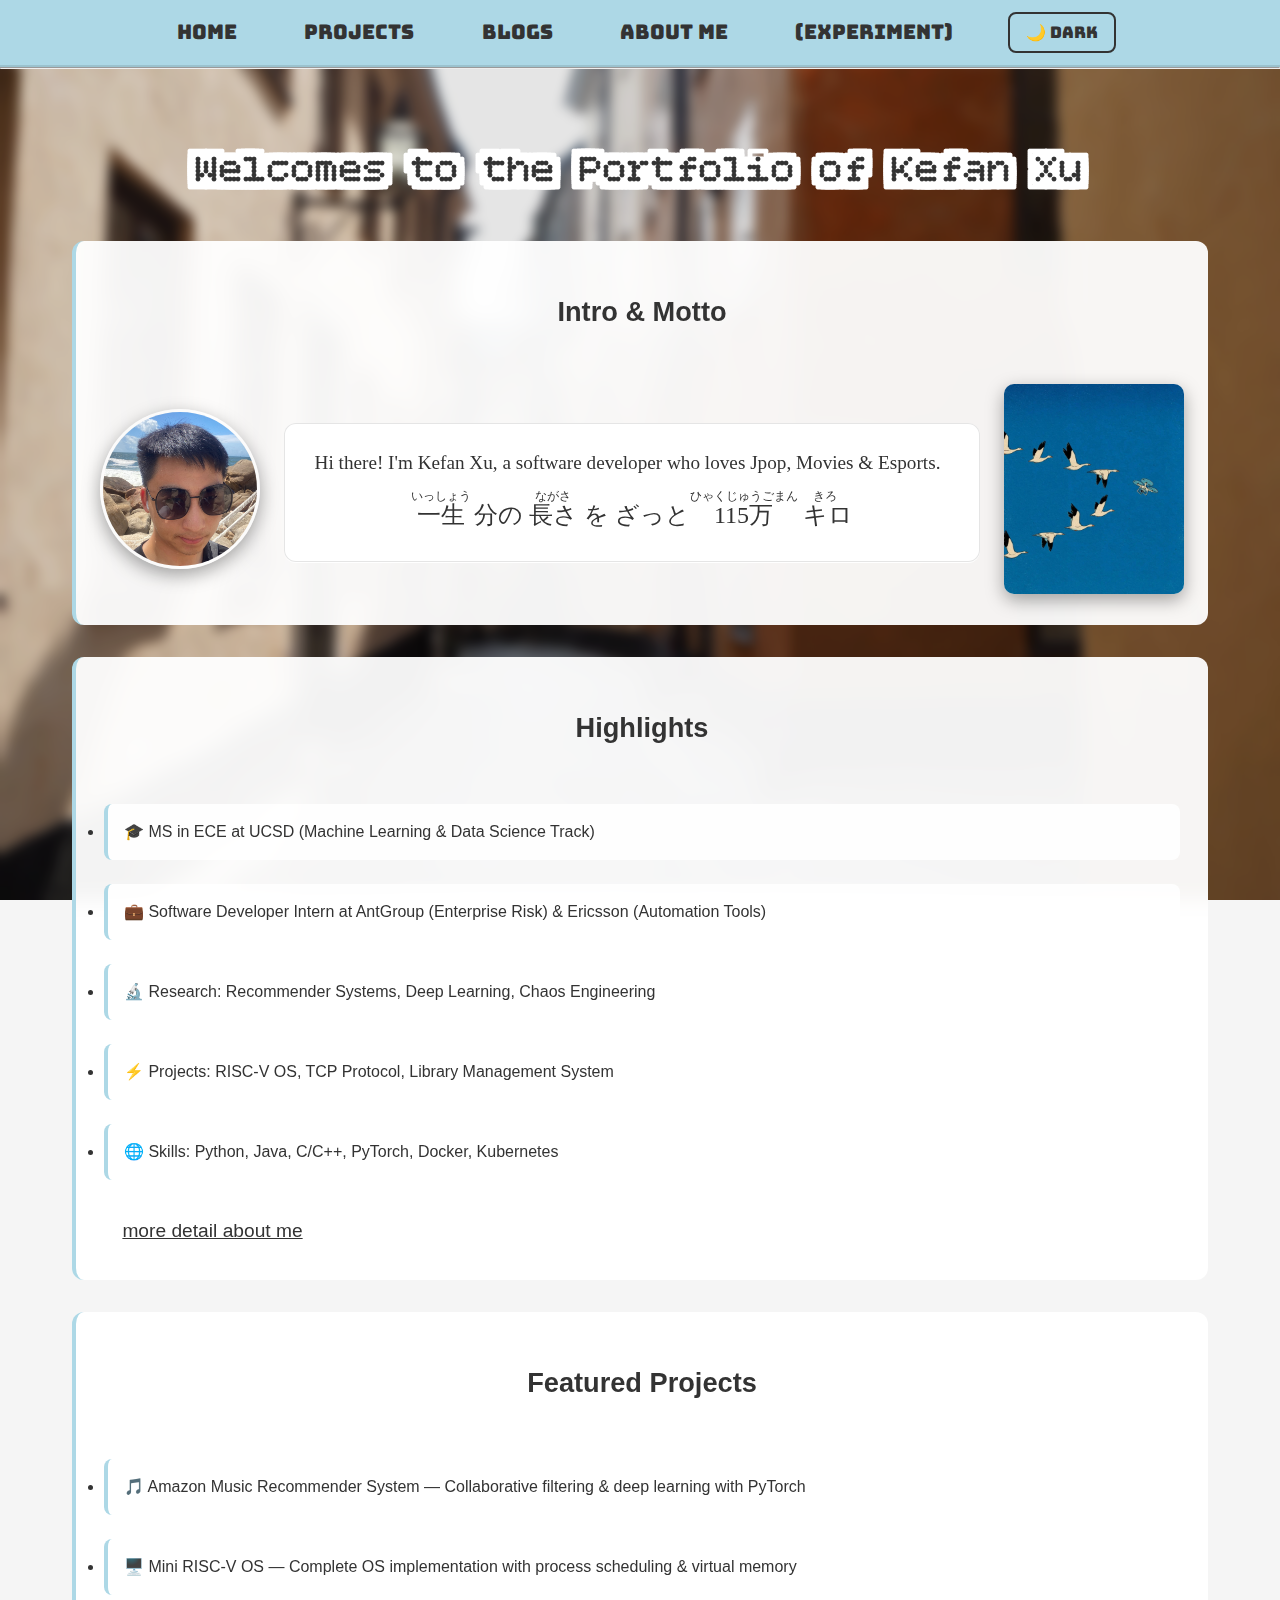
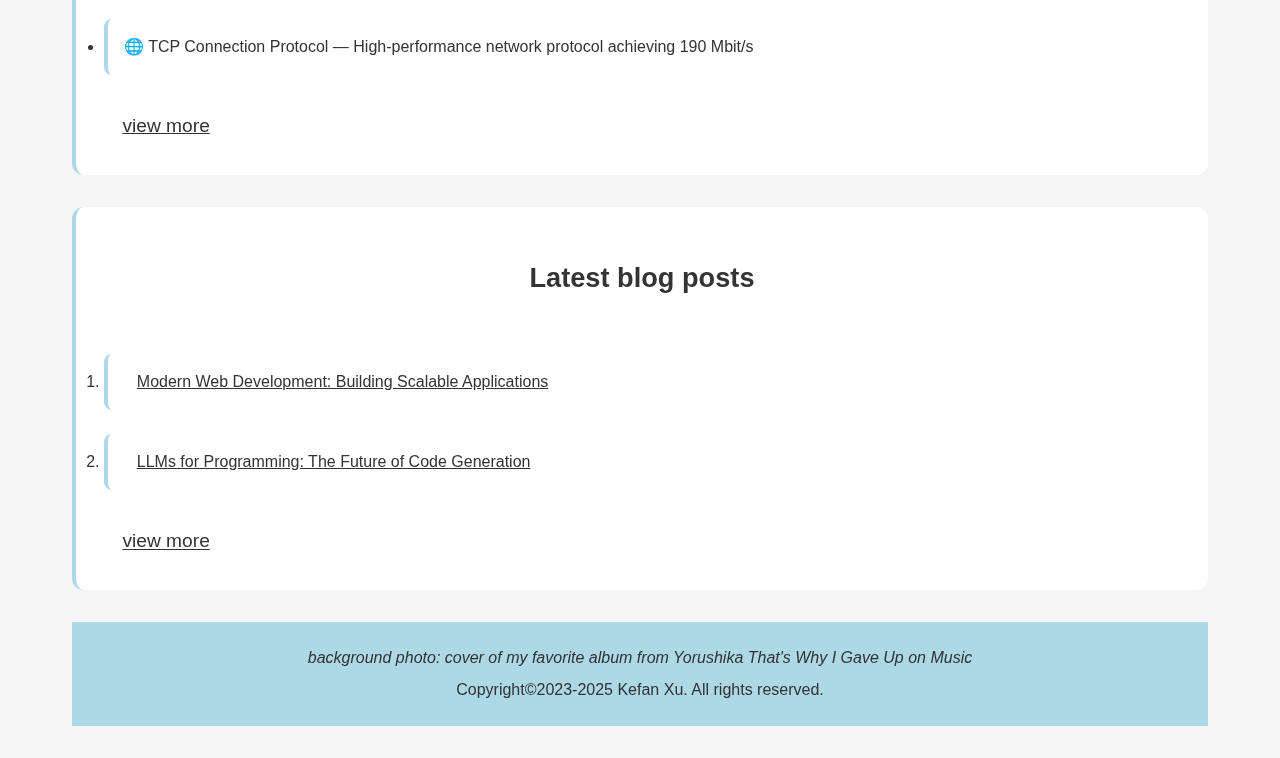
<file: index.html>
<!doctype html>
<html lang="en">
<head>
  <meta charset="utf-8">
  <meta name="viewport" content="width=device-width,initial-scale=1">
  <meta name="view-transition" content="same-origin">
  <title>Kefan's Portfolio - Home</title>
  <meta name="description" content="Personal portfolio homepage.">
  <link rel="icon" href="assets/img/siteicon.jpg" type="image/jpeg">
  <link rel="stylesheet" href="css/style.css"></link>
  <script src="scripts/theme.js"></script>
  
  <script>
    /* hello-world custom element logs to console (allowed JS for this part) */
    class HelloWorld extends HTMLElement {
      connectedCallback(){ console.log("Hello world! (from <hello-world>)"); }
    }
    customElements.define('hello-world', HelloWorld);
  </script>
</head>
<body>
  <div class="view-transition-overlay" style="view-transition-name: transition-overlay;"></div>
  <header>
    
    <nav >
      <input type="checkbox" id="menu-toggle">
      <label for="menu-toggle" class="menu-icon">☰ Menu</label>
      <ul class="main-menu">
        <li><a href="index.html">Home</a></li>
        <li><a href="projects.html">Projects</a></li>
        <li><a href="blogs.html">Blogs</a></li>
        <li><a href="about.html">About me</a></li>
        <li><a href="experiments.html">(experiment)</a></li>
        <li class="theme-toggle-container">
          <button id="theme-toggle" class="theme-toggle" type="button">🌙 Dark</button>
        </li>
      </ul>
    </nav>
    <hr>
  </header>

  <main>
    <h1>Welcomes to the Portfolio of Kefan Xu 
    </h1>

    <section>
        <h2 id="intro">Intro & Motto</h2>
        <div class="intro-motto">
            <picture class="intro-avatar">
                <source srcset="assets/img/avatar.jpg" type="image/webp">
                <img src="assets/img/avatar.jpg" alt="avatar">
            </picture>
            <span class="intro-bubble">
              <p>Hi there! I'm Kefan Xu, a software developer who loves Jpop, Movies & Esports.</p>
                <p class="need-ruby">
                    <ruby>
                        一生<rt>いっしょう</rt>
                    </ruby>
                    分の
                    <ruby>
                        長さ<rt>ながさ</rt>
                    </ruby>
                    を ざっと
                    <ruby>
                        115万<rt>ひゃくじゅうごまん</rt>
                        キロ<rt>きろ</rt>
                    </ruby>
                </p>
              </span>

            <picture class="intro-sideimg">
                <img src="assets/img/Pic1.jpg" alt="placeholder image">
            </picture>
        </div>
    </section>

    <section >

        <h2>Highlights</h2>
        <ul class="two-column">
            <li>🎓 MS in ECE at UCSD (Machine Learning & Data Science Track)</li>
            <li>💼 Software Developer Intern at AntGroup (Enterprise Risk) & Ericsson (Automation Tools)</li>
            <li>🔬 Research: Recommender Systems, Deep Learning, Chaos Engineering</li>
            <li>⚡ Projects: RISC-V OS, TCP Protocol, Library Management System</li>
            <li>🌐 Skills: Python, Java, C/C++, PyTorch, Docker, Kubernetes</li>
        </ul>

      <p><a href="about.html">more detail about me</a></p>
    </section>

    <section >
      <h2 id="projects">Featured Projects</h2>
      <ul class="two-column">
        <li>🎵 Amazon Music Recommender System — Collaborative filtering & deep learning with PyTorch</li>
        <li>🖥️ Mini RISC-V OS — Complete OS implementation with process scheduling & virtual memory</li>
        <li>🌐 TCP Connection Protocol — High-performance network protocol achieving 190 Mbit/s</li>
      </ul>
      <p><a href="projects.html">view more</a></p>
    </section>

    <section>
      <h2 id="blogs">Latest blog posts</h2>
      <ol class="two-column">
        <li><a href="blogs/blog1/index.html">Modern Web Development: Building Scalable Applications</a></li>
        <li><a href="blogs/blog2/index.html">LLMs for Programming: The Future of Code Generation</a></li>
      </ol>
      <p><a href="blogs.html">view more</a></p>
    </section>

    

    <footer>
      <cite>background photo: cover of my favorite album from Yorushika <em>That's Why I Gave Up on Music</em></cite>
      
      <p>Copyright©2023-2025 Kefan Xu. All rights reserved.</p>
      
    </footer>
  </main>

  <noscript>
    <p>Enable JavaScript for best experience (scripts are minimal and safe). Theme switching requires JavaScript.</p>
  </noscript>




  <!-- use the hello-world element somewhere so the console message triggers -->
  <hello-world></hello-world>
  
</body>
</html>
</file>
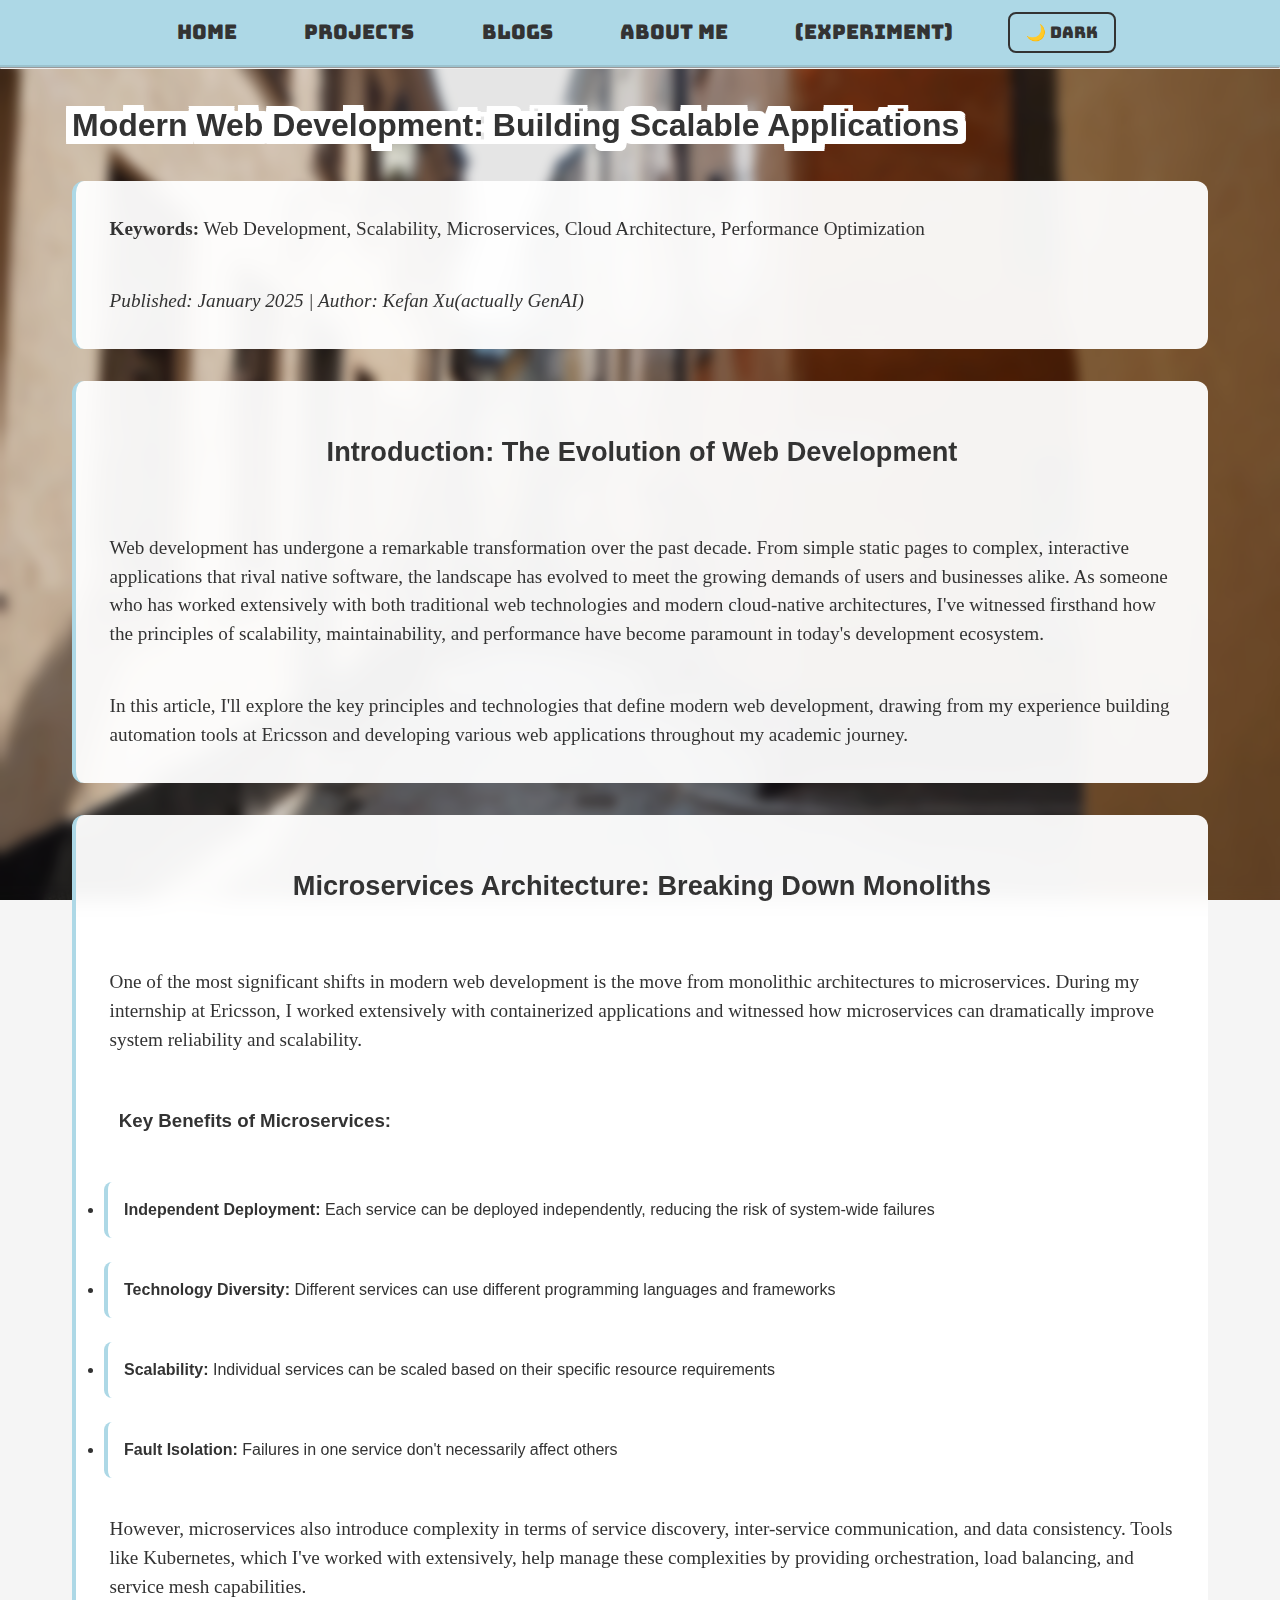
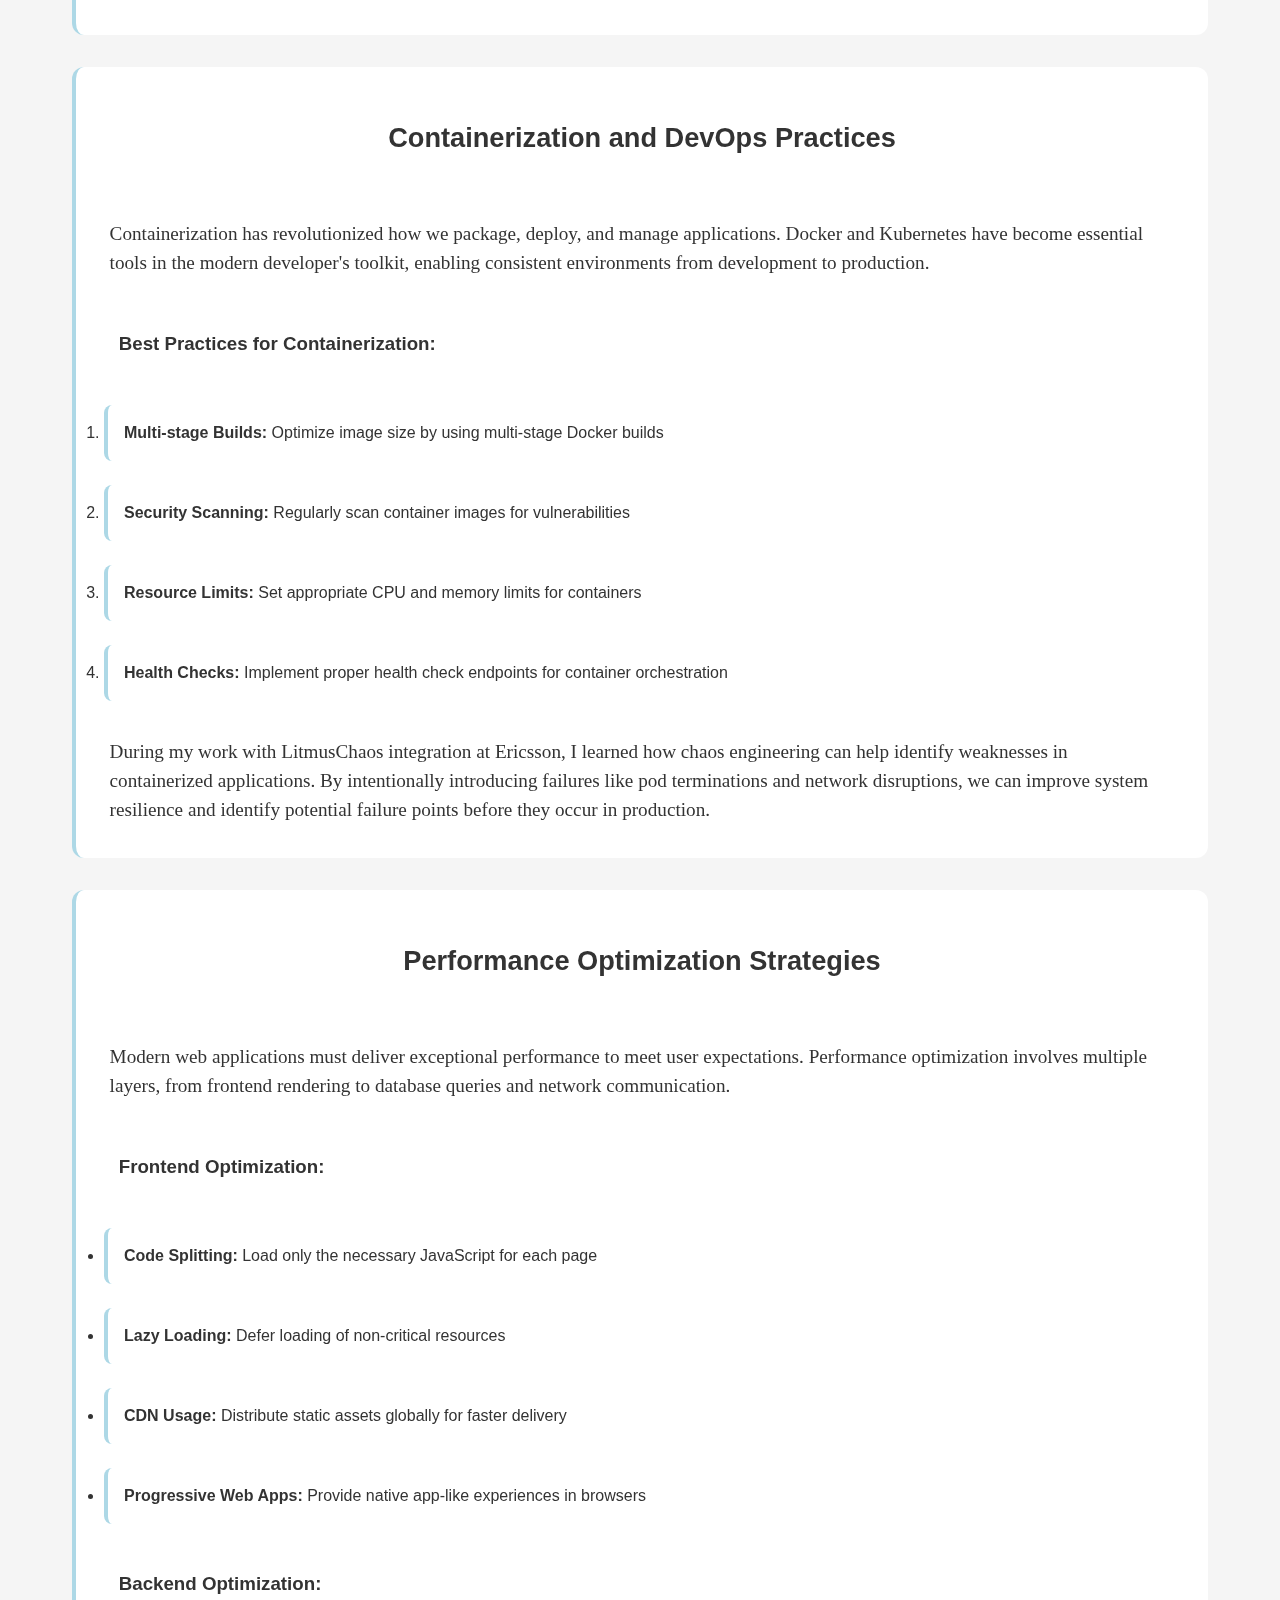
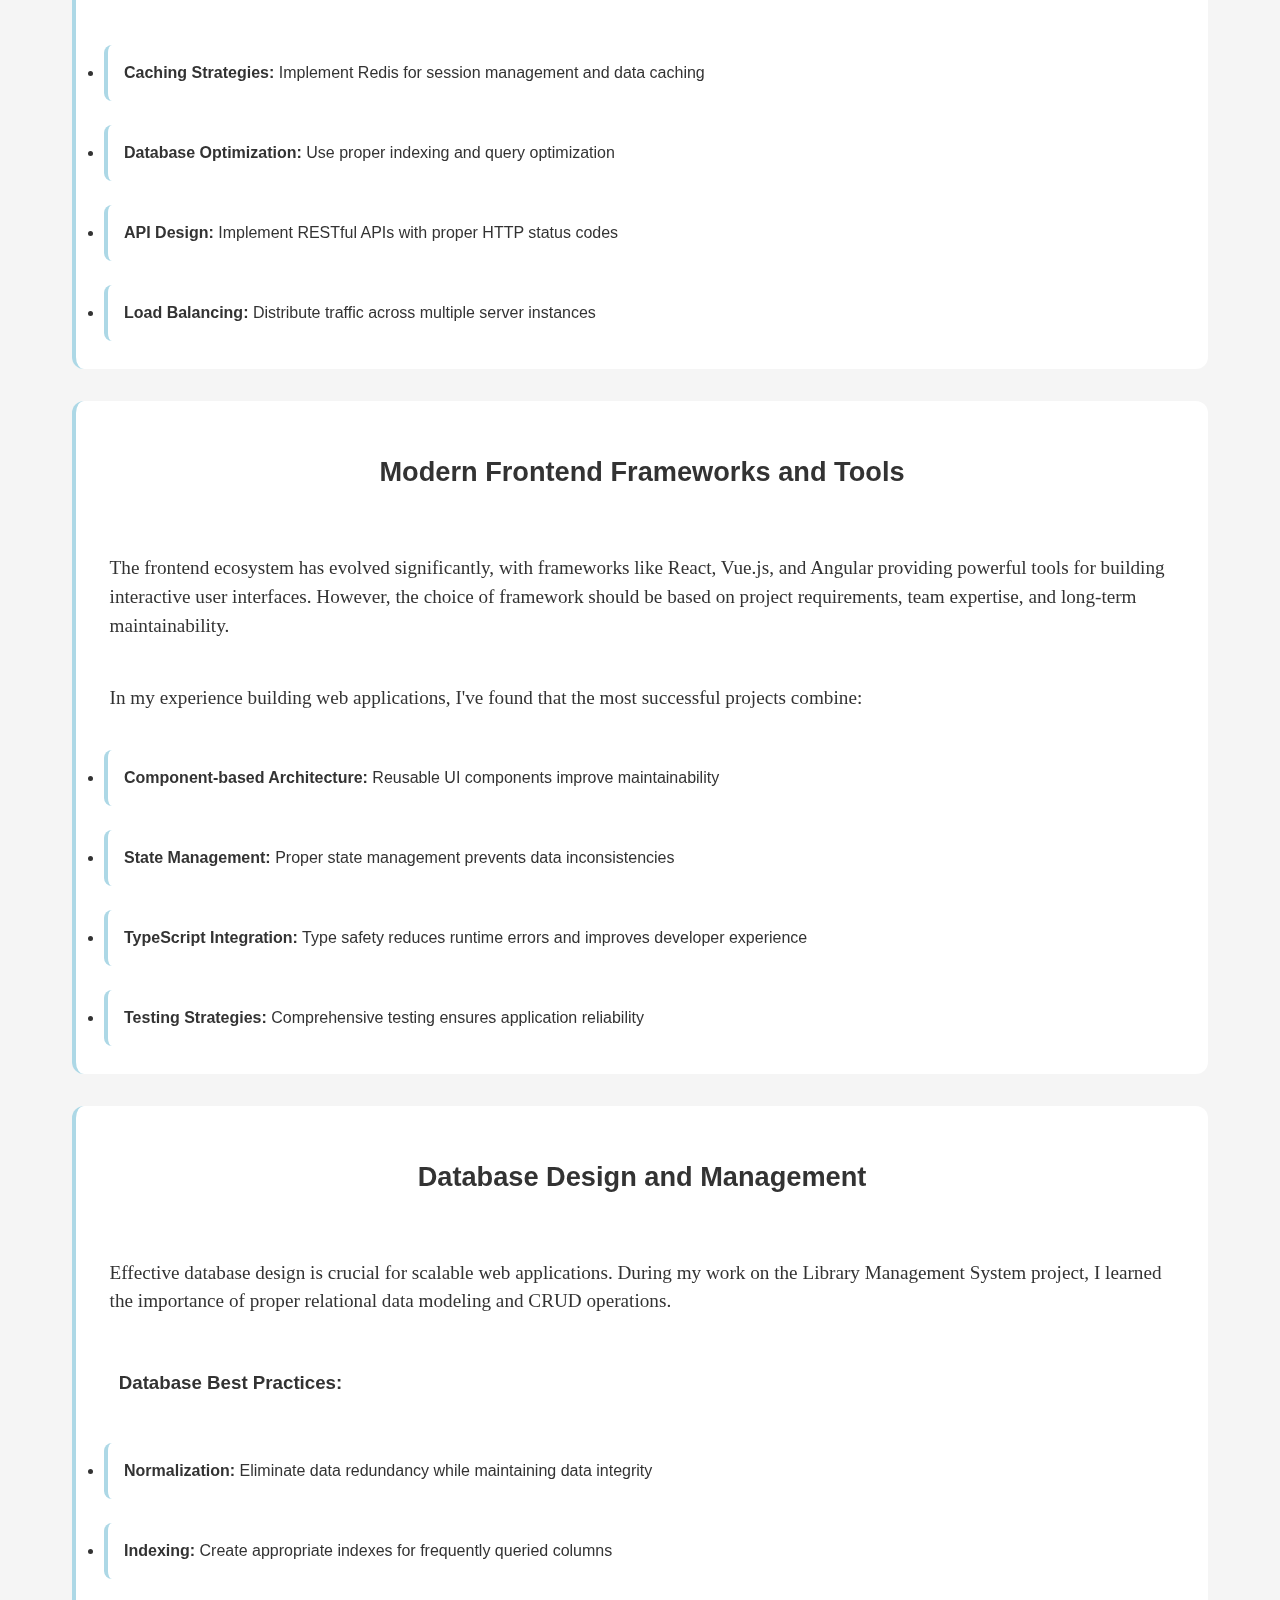
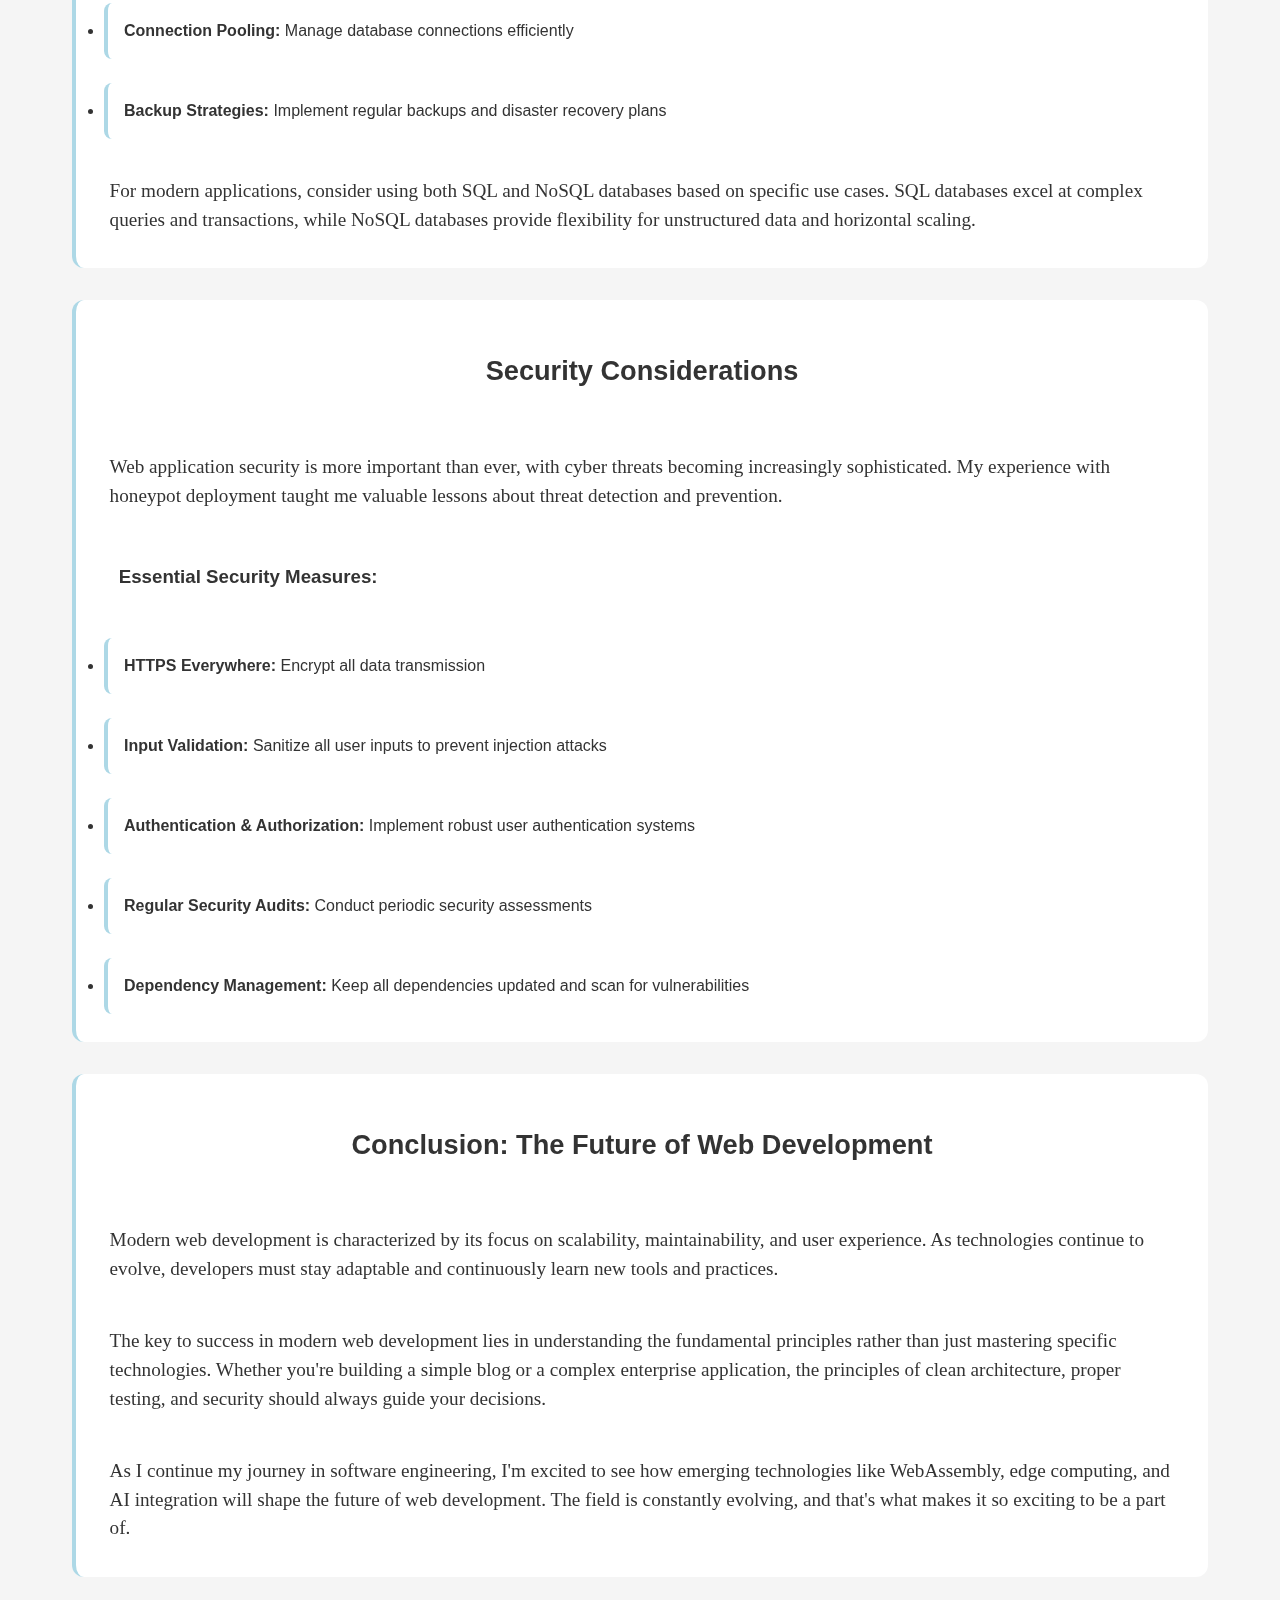
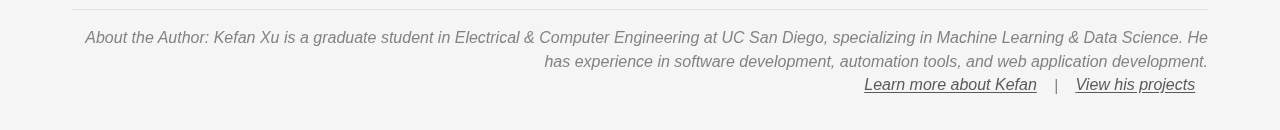
<file: blogs/blog1/index.html>
<!doctype html>
<html lang="en">
<head>
  <meta charset="utf-8">
  <meta name="viewport" content="width=device-width,initial-scale=1">
  <meta name="view-transition" content="same-origin">
  <title>Modern Web Development: Building Scalable Applications</title>
  <meta name="description" content="Exploring modern web development practices and scalable application architecture.">
  <link rel="icon" href="../../assets/img/siteicon.jpg" type="image/jpeg">
  <link rel="stylesheet" href="../../css/style.css">

  <script src="../../scripts/theme.js"></script>
</head>
<body>
  <!-- View Transition 覆盖层 -->
  <div class="view-transition-overlay" style="view-transition-name: transition-overlay;"></div>
  <header>
    <nav å>
      <input type="checkbox" id="menu-toggle">
      <label for="menu-toggle" class="menu-icon">☰ Menu</label>
      <ul class="main-menu">
        <li><a href="../../index.html">Home</a></li>
        <li><a href="../../projects.html">Projects</a></li>
        <li><a href="../../blogs.html">Blogs</a></li>
        <li><a href="../../about.html">About me</a></li>
        <li><a href="../../experiments.html">(experiment)</a></li>
        <li class="theme-toggle-container">
          <button id="theme-toggle" class="theme-toggle" type="button">🌙 Dark &nbsp</button>
        </li>
      </ul>
    </nav>
    <hr>
  </header>
  <main>
    <article>
      <h1>Modern Web Development: Building Scalable Applications</h1>
      <section>
        <p><strong>Keywords:</strong> Web Development, Scalability, Microservices, Cloud Architecture, Performance Optimization</p>
        <p><em>Published: January 2025 | Author: Kefan Xu(actually GenAI)</em></p>
      </section>  

      <section>
        <h2>Introduction: The Evolution of Web Development</h2>
        <p>Web development has undergone a remarkable transformation over the past decade. From simple static pages to complex, interactive applications that rival native software, the landscape has evolved to meet the growing demands of users and businesses alike. As someone who has worked extensively with both traditional web technologies and modern cloud-native architectures, I've witnessed firsthand how the principles of scalability, maintainability, and performance have become paramount in today's development ecosystem.</p>
        
        <p>In this article, I'll explore the key principles and technologies that define modern web development, drawing from my experience building automation tools at Ericsson and developing various web applications throughout my academic journey.</p>
      </section>

      <section>
        <h2>Microservices Architecture: Breaking Down Monoliths</h2>
        <p>One of the most significant shifts in modern web development is the move from monolithic architectures to microservices. During my internship at Ericsson, I worked extensively with containerized applications and witnessed how microservices can dramatically improve system reliability and scalability.</p>
        
        <h3>Key Benefits of Microservices:</h3>
        <ul>
          <li><strong>Independent Deployment:</strong> Each service can be deployed independently, reducing the risk of system-wide failures</li>
          <li><strong>Technology Diversity:</strong> Different services can use different programming languages and frameworks</li>
          <li><strong>Scalability:</strong> Individual services can be scaled based on their specific resource requirements</li>
          <li><strong>Fault Isolation:</strong> Failures in one service don't necessarily affect others</li>
        </ul>
        
        <p>However, microservices also introduce complexity in terms of service discovery, inter-service communication, and data consistency. Tools like Kubernetes, which I've worked with extensively, help manage these complexities by providing orchestration, load balancing, and service mesh capabilities.</p>
      </section>

      <section>
        <h2>Containerization and DevOps Practices</h2>
        <p>Containerization has revolutionized how we package, deploy, and manage applications. Docker and Kubernetes have become essential tools in the modern developer's toolkit, enabling consistent environments from development to production.</p>
        
        <h3>Best Practices for Containerization:</h3>
        <ol>
          <li><strong>Multi-stage Builds:</strong> Optimize image size by using multi-stage Docker builds</li>
          <li><strong>Security Scanning:</strong> Regularly scan container images for vulnerabilities</li>
          <li><strong>Resource Limits:</strong> Set appropriate CPU and memory limits for containers</li>
          <li><strong>Health Checks:</strong> Implement proper health check endpoints for container orchestration</li>
        </ol>
        
        <p>During my work with LitmusChaos integration at Ericsson, I learned how chaos engineering can help identify weaknesses in containerized applications. By intentionally introducing failures like pod terminations and network disruptions, we can improve system resilience and identify potential failure points before they occur in production.</p>
      </section>

      <section>
        <h2>Performance Optimization Strategies</h2>
        <p>Modern web applications must deliver exceptional performance to meet user expectations. Performance optimization involves multiple layers, from frontend rendering to database queries and network communication.</p>
        
        <h3>Frontend Optimization:</h3>
        <ul>
          <li><strong>Code Splitting:</strong> Load only the necessary JavaScript for each page</li>
          <li><strong>Lazy Loading:</strong> Defer loading of non-critical resources</li>
          <li><strong>CDN Usage:</strong> Distribute static assets globally for faster delivery</li>
          <li><strong>Progressive Web Apps:</strong> Provide native app-like experiences in browsers</li>
        </ul>
        
        <h3>Backend Optimization:</h3>
        <ul>
          <li><strong>Caching Strategies:</strong> Implement Redis for session management and data caching</li>
          <li><strong>Database Optimization:</strong> Use proper indexing and query optimization</li>
          <li><strong>API Design:</strong> Implement RESTful APIs with proper HTTP status codes</li>
          <li><strong>Load Balancing:</strong> Distribute traffic across multiple server instances</li>
        </ul>
      </section>

      <section>
        <h2>Modern Frontend Frameworks and Tools</h2>
        <p>The frontend ecosystem has evolved significantly, with frameworks like React, Vue.js, and Angular providing powerful tools for building interactive user interfaces. However, the choice of framework should be based on project requirements, team expertise, and long-term maintainability.</p>
        
        <p>In my experience building web applications, I've found that the most successful projects combine:</p>
        <ul>
          <li><strong>Component-based Architecture:</strong> Reusable UI components improve maintainability</li>
          <li><strong>State Management:</strong> Proper state management prevents data inconsistencies</li>
          <li><strong>TypeScript Integration:</strong> Type safety reduces runtime errors and improves developer experience</li>
          <li><strong>Testing Strategies:</strong> Comprehensive testing ensures application reliability</li>
        </ul>
      </section>

      <section>
        <h2>Database Design and Management</h2>
        <p>Effective database design is crucial for scalable web applications. During my work on the Library Management System project, I learned the importance of proper relational data modeling and CRUD operations.</p>
        
        <h3>Database Best Practices:</h3>
        <ul>
          <li><strong>Normalization:</strong> Eliminate data redundancy while maintaining data integrity</li>
          <li><strong>Indexing:</strong> Create appropriate indexes for frequently queried columns</li>
          <li><strong>Connection Pooling:</strong> Manage database connections efficiently</li>
          <li><strong>Backup Strategies:</strong> Implement regular backups and disaster recovery plans</li>
        </ul>
        
        <p>For modern applications, consider using both SQL and NoSQL databases based on specific use cases. SQL databases excel at complex queries and transactions, while NoSQL databases provide flexibility for unstructured data and horizontal scaling.</p>
      </section>

      <section>
        <h2>Security Considerations</h2>
        <p>Web application security is more important than ever, with cyber threats becoming increasingly sophisticated. My experience with honeypot deployment taught me valuable lessons about threat detection and prevention.</p>
        
        <h3>Essential Security Measures:</h3>
        <ul>
          <li><strong>HTTPS Everywhere:</strong> Encrypt all data transmission</li>
          <li><strong>Input Validation:</strong> Sanitize all user inputs to prevent injection attacks</li>
          <li><strong>Authentication & Authorization:</strong> Implement robust user authentication systems</li>
          <li><strong>Regular Security Audits:</strong> Conduct periodic security assessments</li>
          <li><strong>Dependency Management:</strong> Keep all dependencies updated and scan for vulnerabilities</li>
        </ul>
      </section>

      <section>
        <h2>Conclusion: The Future of Web Development</h2>
        <p>Modern web development is characterized by its focus on scalability, maintainability, and user experience. As technologies continue to evolve, developers must stay adaptable and continuously learn new tools and practices.</p>
        
        <p>The key to success in modern web development lies in understanding the fundamental principles rather than just mastering specific technologies. Whether you're building a simple blog or a complex enterprise application, the principles of clean architecture, proper testing, and security should always guide your decisions.</p>
        
        <p>As I continue my journey in software engineering, I'm excited to see how emerging technologies like WebAssembly, edge computing, and AI integration will shape the future of web development. The field is constantly evolving, and that's what makes it so exciting to be a part of.</p>
      </section>

      <footer>
        <p><em>About the Author: Kefan Xu is a graduate student in Electrical & Computer Engineering at UC San Diego, specializing in Machine Learning & Data Science. He has experience in software development, automation tools, and web application development.</em></p>
        <p><a href="../../about.html">Learn more about Kefan</a> | <a href="../../projects.html">View his projects</a></p>
      </footer>
    </article>
  </main>
</body>
</html>
</file>
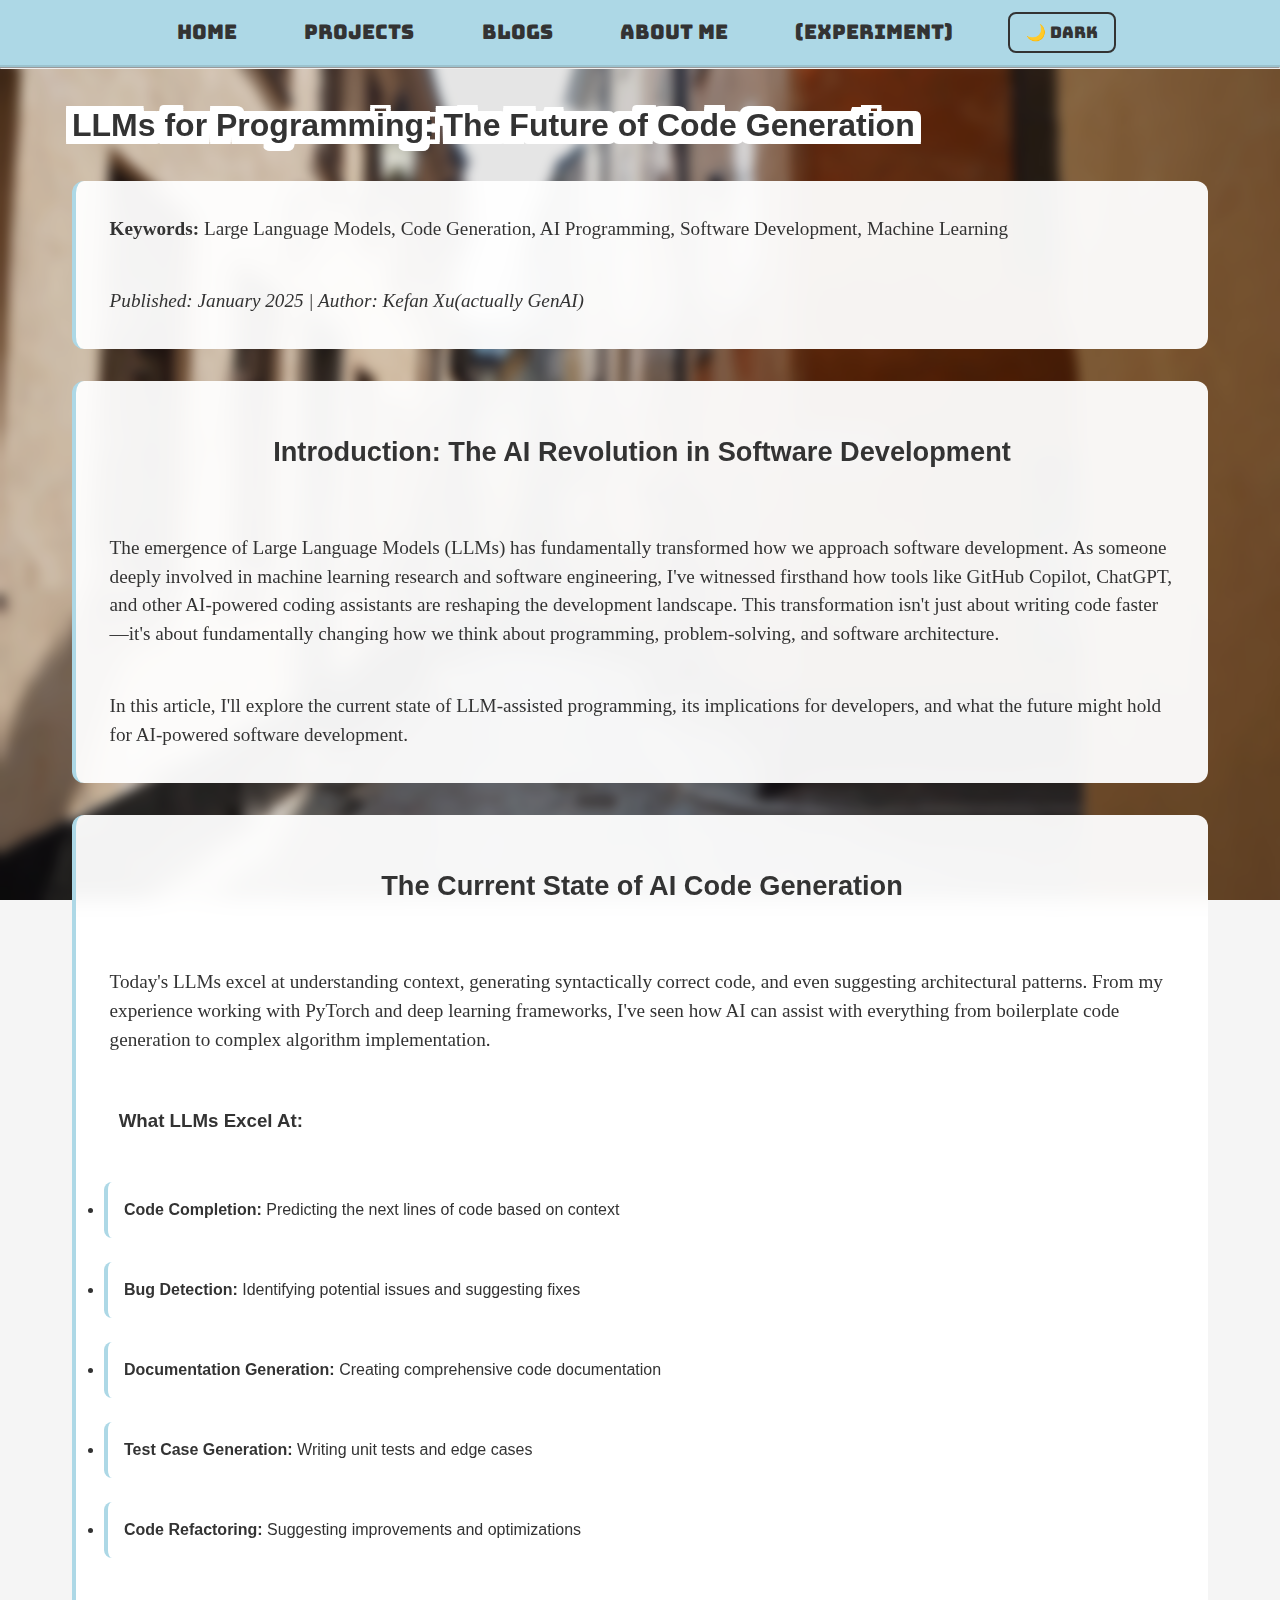
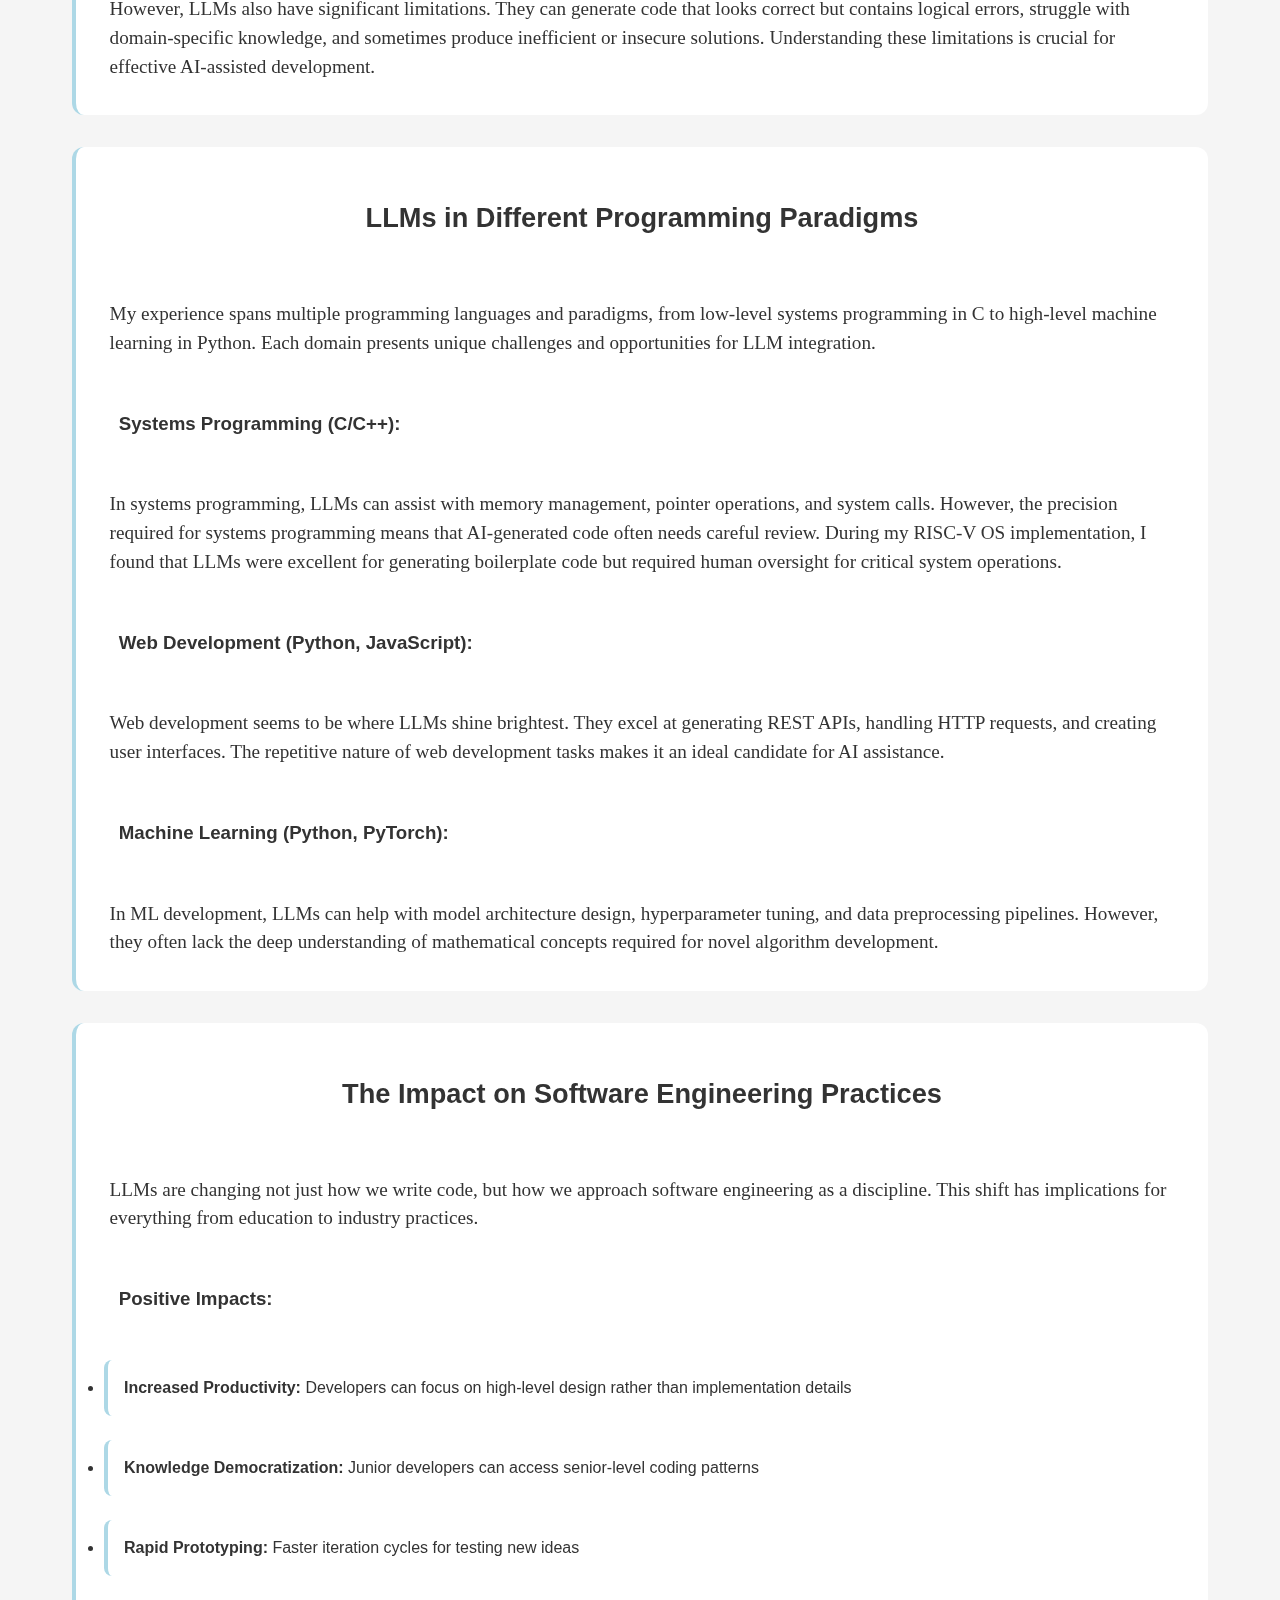
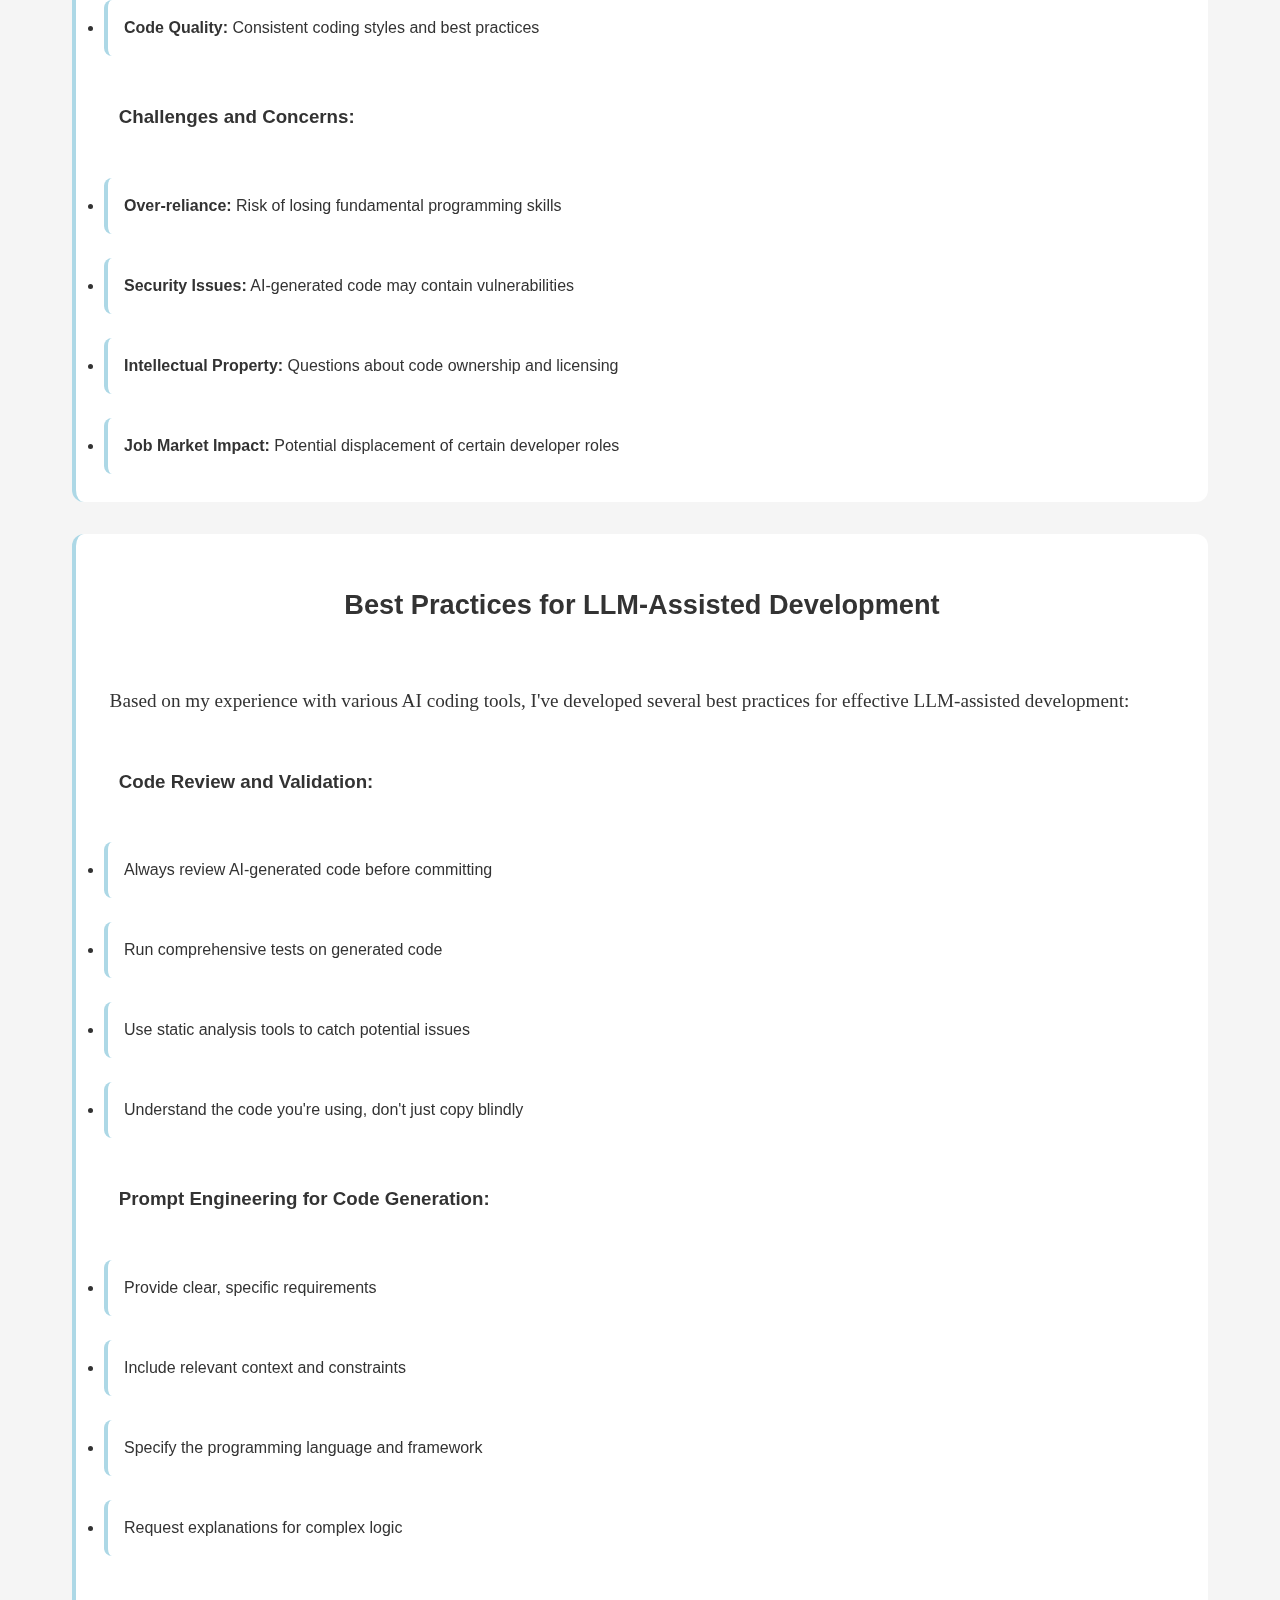
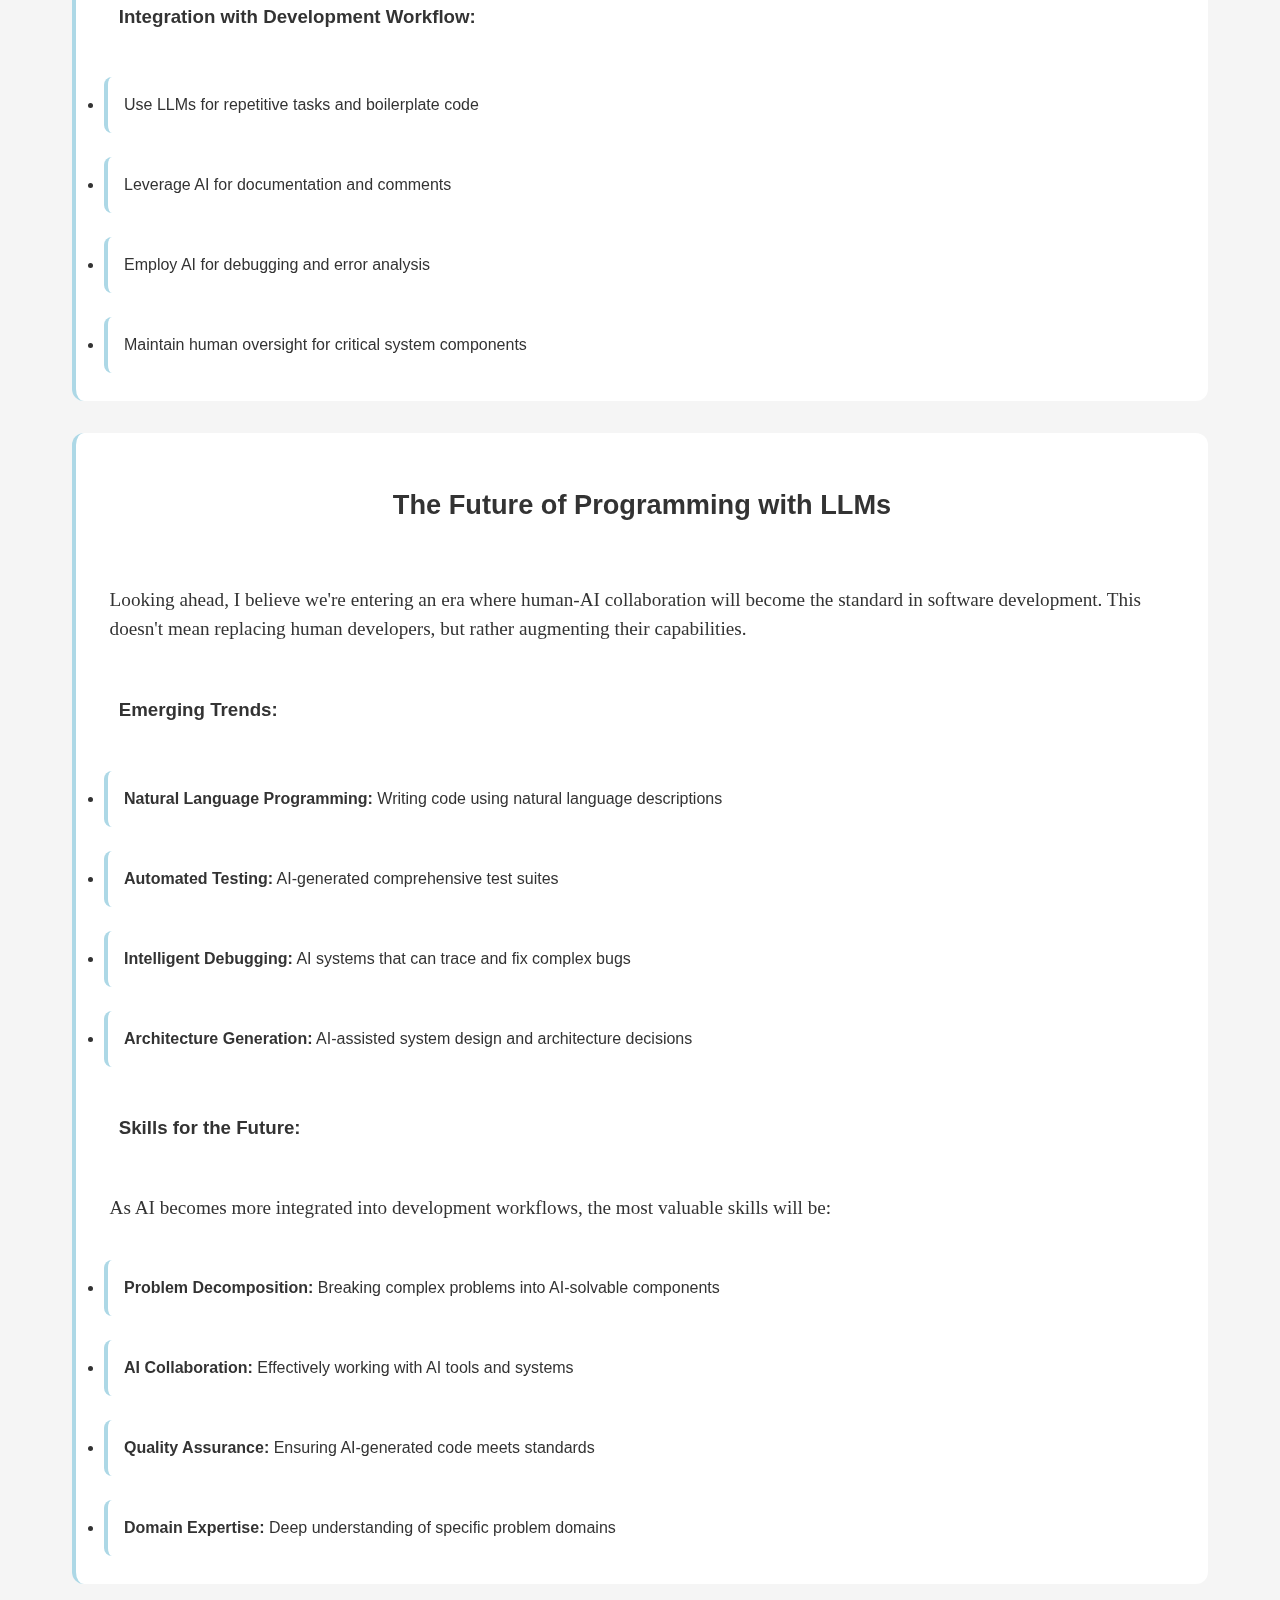
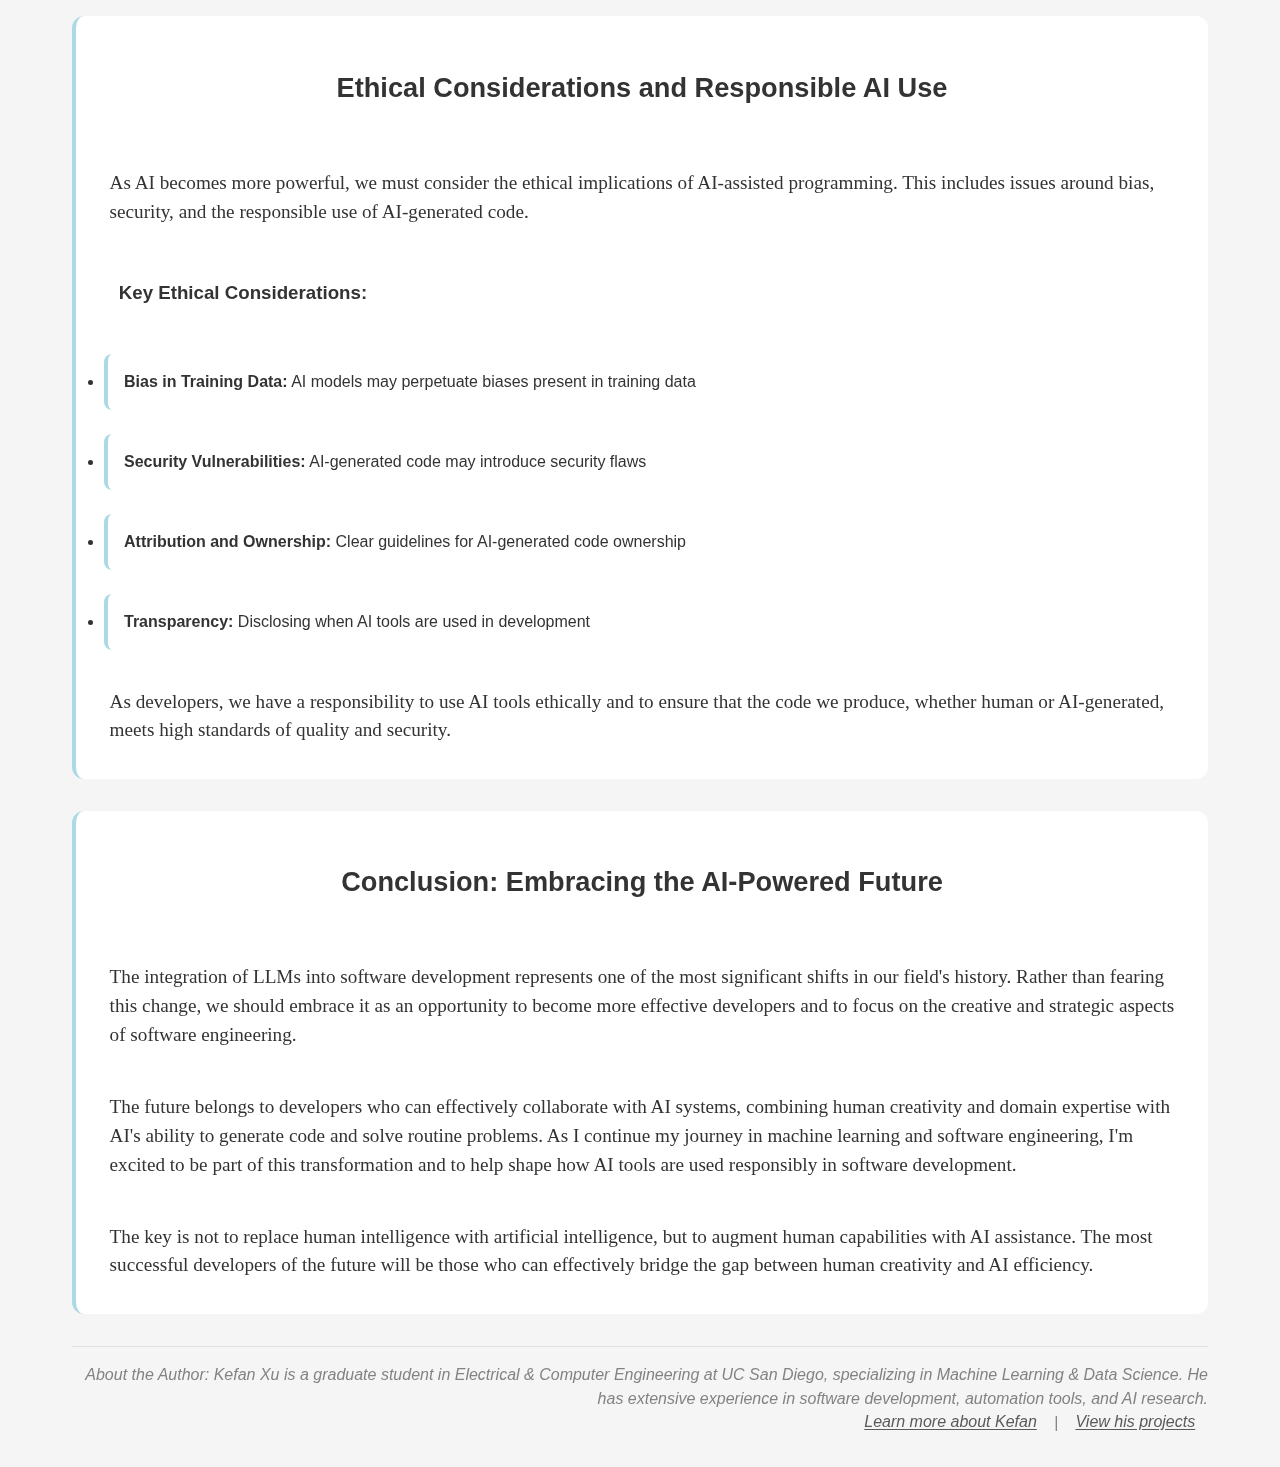
<file: blogs/blog2/index.html>
<!doctype html>
<html lang="en">
<head>
  <meta charset="utf-8">
  <meta name="viewport" content="width=device-width,initial-scale=1">
  <meta name="view-transition" content="same-origin">
  <title>LLMs for Programming: The Future of Code Generation</title>
  <meta name="description" content="Exploring the impact of Large Language Models on software development and programming practices.">
  <link rel="icon" href="../../assets/img/siteicon.jpg" type="image/jpeg">
  <link rel="stylesheet" href="../../css/style.css">
  <script src="../../scripts/theme.js"></script>
</head>
<body>
  <!-- View Transition 覆盖层 -->
  <div class="view-transition-overlay" style="view-transition-name: transition-overlay;"></div>
  <header>
    <nav >
      <input type="checkbox" id="menu-toggle">
      <label for="menu-toggle" class="menu-icon">☰ Menu</label>
      <ul class="main-menu">
        <li><a href="../../index.html">Home</a></li>
        <li><a href="../../projects.html">Projects</a></li>
        <li><a href="../../blogs.html">Blogs</a></li>
        <li><a href="../../about.html">About me</a></li>
        <li><a href="../../experiments.html">(experiment)</a></li>
        <li class="theme-toggle-container">
          <button id="theme-toggle" class="theme-toggle" type="button">🌙 Dark &nbsp</button>
        </li>
      </ul>
    </nav>
    <hr>
  </header>

  <main>
    <article>
      <h1>LLMs for Programming: The Future of Code Generation</h1>
      <section>
      <p><strong>Keywords:</strong> Large Language Models, Code Generation, AI Programming, Software Development, Machine Learning</p>
      <p><em>Published: January 2025 | Author: Kefan Xu(actually GenAI)</em></p>
      </section>
      <section>
        <h2>Introduction: The AI Revolution in Software Development</h2>
        <p>The emergence of Large Language Models (LLMs) has fundamentally transformed how we approach software development. As someone deeply involved in machine learning research and software engineering, I've witnessed firsthand how tools like GitHub Copilot, ChatGPT, and other AI-powered coding assistants are reshaping the development landscape. This transformation isn't just about writing code faster—it's about fundamentally changing how we think about programming, problem-solving, and software architecture.</p>
        
        <p>In this article, I'll explore the current state of LLM-assisted programming, its implications for developers, and what the future might hold for AI-powered software development.</p>
      </section>

      <section>
        <h2>The Current State of AI Code Generation</h2>
        <p>Today's LLMs excel at understanding context, generating syntactically correct code, and even suggesting architectural patterns. From my experience working with PyTorch and deep learning frameworks, I've seen how AI can assist with everything from boilerplate code generation to complex algorithm implementation.</p>
        
        <h3>What LLMs Excel At:</h3>
        <ul>
          <li><strong>Code Completion:</strong> Predicting the next lines of code based on context</li>
          <li><strong>Bug Detection:</strong> Identifying potential issues and suggesting fixes</li>
          <li><strong>Documentation Generation:</strong> Creating comprehensive code documentation</li>
          <li><strong>Test Case Generation:</strong> Writing unit tests and edge cases</li>
          <li><strong>Code Refactoring:</strong> Suggesting improvements and optimizations</li>
        </ul>
        
        <p>However, LLMs also have significant limitations. They can generate code that looks correct but contains logical errors, struggle with domain-specific knowledge, and sometimes produce inefficient or insecure solutions. Understanding these limitations is crucial for effective AI-assisted development.</p>
      </section>

      <section>
        <h2>LLMs in Different Programming Paradigms</h2>
        <p>My experience spans multiple programming languages and paradigms, from low-level systems programming in C to high-level machine learning in Python. Each domain presents unique challenges and opportunities for LLM integration.</p>
        
        <h3>Systems Programming (C/C++):</h3>
        <p>In systems programming, LLMs can assist with memory management, pointer operations, and system calls. However, the precision required for systems programming means that AI-generated code often needs careful review. During my RISC-V OS implementation, I found that LLMs were excellent for generating boilerplate code but required human oversight for critical system operations.</p>
        
        <h3>Web Development (Python, JavaScript):</h3>
        <p>Web development seems to be where LLMs shine brightest. They excel at generating REST APIs, handling HTTP requests, and creating user interfaces. The repetitive nature of web development tasks makes it an ideal candidate for AI assistance.</p>
        
        <h3>Machine Learning (Python, PyTorch):</h3>
        <p>In ML development, LLMs can help with model architecture design, hyperparameter tuning, and data preprocessing pipelines. However, they often lack the deep understanding of mathematical concepts required for novel algorithm development.</p>
      </section>

      <section>
        <h2>The Impact on Software Engineering Practices</h2>
        <p>LLMs are changing not just how we write code, but how we approach software engineering as a discipline. This shift has implications for everything from education to industry practices.</p>
        
        <h3>Positive Impacts:</h3>
        <ul>
          <li><strong>Increased Productivity:</strong> Developers can focus on high-level design rather than implementation details</li>
          <li><strong>Knowledge Democratization:</strong> Junior developers can access senior-level coding patterns</li>
          <li><strong>Rapid Prototyping:</strong> Faster iteration cycles for testing new ideas</li>
          <li><strong>Code Quality:</strong> Consistent coding styles and best practices</li>
        </ul>
        
        <h3>Challenges and Concerns:</h3>
        <ul>
          <li><strong>Over-reliance:</strong> Risk of losing fundamental programming skills</li>
          <li><strong>Security Issues:</strong> AI-generated code may contain vulnerabilities</li>
          <li><strong>Intellectual Property:</strong> Questions about code ownership and licensing</li>
          <li><strong>Job Market Impact:</strong> Potential displacement of certain developer roles</li>
        </ul>
      </section>

      <section>
        <h2>Best Practices for LLM-Assisted Development</h2>
        <p>Based on my experience with various AI coding tools, I've developed several best practices for effective LLM-assisted development:</p>
        
        <h3>Code Review and Validation:</h3>
        <ul>
          <li>Always review AI-generated code before committing</li>
          <li>Run comprehensive tests on generated code</li>
          <li>Use static analysis tools to catch potential issues</li>
          <li>Understand the code you're using, don't just copy blindly</li>
        </ul>
        
        <h3>Prompt Engineering for Code Generation:</h3>
        <ul>
          <li>Provide clear, specific requirements</li>
          <li>Include relevant context and constraints</li>
          <li>Specify the programming language and framework</li>
          <li>Request explanations for complex logic</li>
        </ul>
        
        <h3>Integration with Development Workflow:</h3>
        <ul>
          <li>Use LLMs for repetitive tasks and boilerplate code</li>
          <li>Leverage AI for documentation and comments</li>
          <li>Employ AI for debugging and error analysis</li>
          <li>Maintain human oversight for critical system components</li>
        </ul>
      </section>

      <section>
        <h2>The Future of Programming with LLMs</h2>
        <p>Looking ahead, I believe we're entering an era where human-AI collaboration will become the standard in software development. This doesn't mean replacing human developers, but rather augmenting their capabilities.</p>
        
        <h3>Emerging Trends:</h3>
        <ul>
          <li><strong>Natural Language Programming:</strong> Writing code using natural language descriptions</li>
          <li><strong>Automated Testing:</strong> AI-generated comprehensive test suites</li>
          <li><strong>Intelligent Debugging:</strong> AI systems that can trace and fix complex bugs</li>
          <li><strong>Architecture Generation:</strong> AI-assisted system design and architecture decisions</li>
        </ul>
        
        <h3>Skills for the Future:</h3>
        <p>As AI becomes more integrated into development workflows, the most valuable skills will be:</p>
        <ul>
          <li><strong>Problem Decomposition:</strong> Breaking complex problems into AI-solvable components</li>
          <li><strong>AI Collaboration:</strong> Effectively working with AI tools and systems</li>
          <li><strong>Quality Assurance:</strong> Ensuring AI-generated code meets standards</li>
          <li><strong>Domain Expertise:</strong> Deep understanding of specific problem domains</li>
        </ul>
      </section>

      <section>
        <h2>Ethical Considerations and Responsible AI Use</h2>
        <p>As AI becomes more powerful, we must consider the ethical implications of AI-assisted programming. This includes issues around bias, security, and the responsible use of AI-generated code.</p>
        
        <h3>Key Ethical Considerations:</h3>
        <ul>
          <li><strong>Bias in Training Data:</strong> AI models may perpetuate biases present in training data</li>
          <li><strong>Security Vulnerabilities:</strong> AI-generated code may introduce security flaws</li>
          <li><strong>Attribution and Ownership:</strong> Clear guidelines for AI-generated code ownership</li>
          <li><strong>Transparency:</strong> Disclosing when AI tools are used in development</li>
        </ul>
        
        <p>As developers, we have a responsibility to use AI tools ethically and to ensure that the code we produce, whether human or AI-generated, meets high standards of quality and security.</p>
      </section>

      <section>
        <h2>Conclusion: Embracing the AI-Powered Future</h2>
        <p>The integration of LLMs into software development represents one of the most significant shifts in our field's history. Rather than fearing this change, we should embrace it as an opportunity to become more effective developers and to focus on the creative and strategic aspects of software engineering.</p>
        
        <p>The future belongs to developers who can effectively collaborate with AI systems, combining human creativity and domain expertise with AI's ability to generate code and solve routine problems. As I continue my journey in machine learning and software engineering, I'm excited to be part of this transformation and to help shape how AI tools are used responsibly in software development.</p>
        
        <p>The key is not to replace human intelligence with artificial intelligence, but to augment human capabilities with AI assistance. The most successful developers of the future will be those who can effectively bridge the gap between human creativity and AI efficiency.</p>
      </section>

      <footer>
        <p><em>About the Author: Kefan Xu is a graduate student in Electrical & Computer Engineering at UC San Diego, specializing in Machine Learning & Data Science. He has extensive experience in software development, automation tools, and AI research.</em></p>
        <p><a href="../../about.html">Learn more about Kefan</a> | <a href="../../projects.html">View his projects</a></p>
      </footer>
    </article>
  </main>
</body>
</html>
</file>
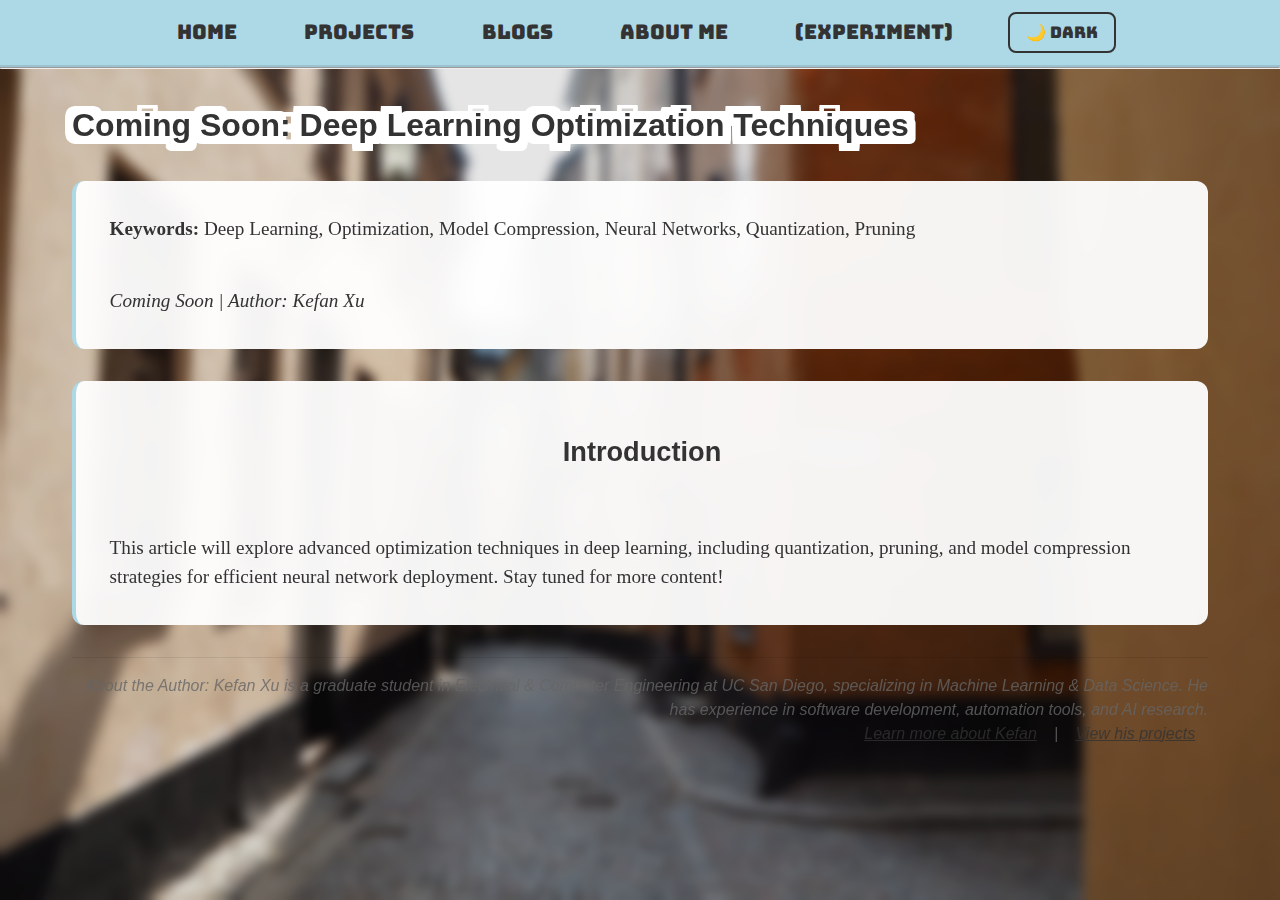
<file: blogs/blog3/index.html>
<!doctype html>
<html lang="en">
<head>
  <meta charset="utf-8">
  <meta name="viewport" content="width=device-width,initial-scale=1">
  <meta name="view-transition" content="same-origin">
  <title>Deep Learning Optimization Techniques</title>
  <meta name="description" content="Exploring advanced optimization techniques in deep learning, including quantization, pruning, and model compression strategies.">
  <link rel="icon" href="../../assets/img/siteicon.jpg" type="image/jpeg">
  <link rel="stylesheet" href="../../css/style.css">
  <script src="../../scripts/theme.js"></script>
</head>
<body>
  <!-- View Transition 覆盖层 -->
  <div class="view-transition-overlay" style="view-transition-name: transition-overlay;"></div>
  <header>
    <nav >
      <input type="checkbox" id="menu-toggle">
      <label for="menu-toggle" class="menu-icon">☰ Menu</label>
      <ul class="main-menu">
        <li><a href="../../index.html">Home</a></li>
        <li><a href="../../projects.html">Projects</a></li>
        <li><a href="../../blogs.html">Blogs</a></li>
        <li><a href="../../about.html">About me</a></li>
        <li><a href="../../experiments.html">(experiment)</a></li>
        <li class="theme-toggle-container">
          <button id="theme-toggle" class="theme-toggle" type="button">🌙 Dark &nbsp</button>
        </li>
      </ul>
    </nav>
    <hr>
  </header>

  <main>
    <article>
      <h1>Coming Soon: Deep Learning Optimization Techniques</h1>

      <section>
      <p><strong>Keywords:</strong> Deep Learning, Optimization, Model Compression, Neural Networks, Quantization, Pruning</p>
      <p><em>Coming Soon | Author: Kefan Xu</em></p>
      </section>

      <section>
        <h2>Introduction</h2>
        <p>This article will explore advanced optimization techniques in deep learning, including quantization, pruning, and model compression strategies for efficient neural network deployment. Stay tuned for more content!</p>
      </section>

      <footer>
        <p><em>About the Author: Kefan Xu is a graduate student in Electrical & Computer Engineering at UC San Diego, specializing in Machine Learning & Data Science. He has experience in software development, automation tools, and AI research.</em></p>
        <p><a href="../../about.html">Learn more about Kefan</a> | <a href="../../projects.html">View his projects</a></p>
      </footer>
    </article>
  </main>
</body>
</html>
</file>
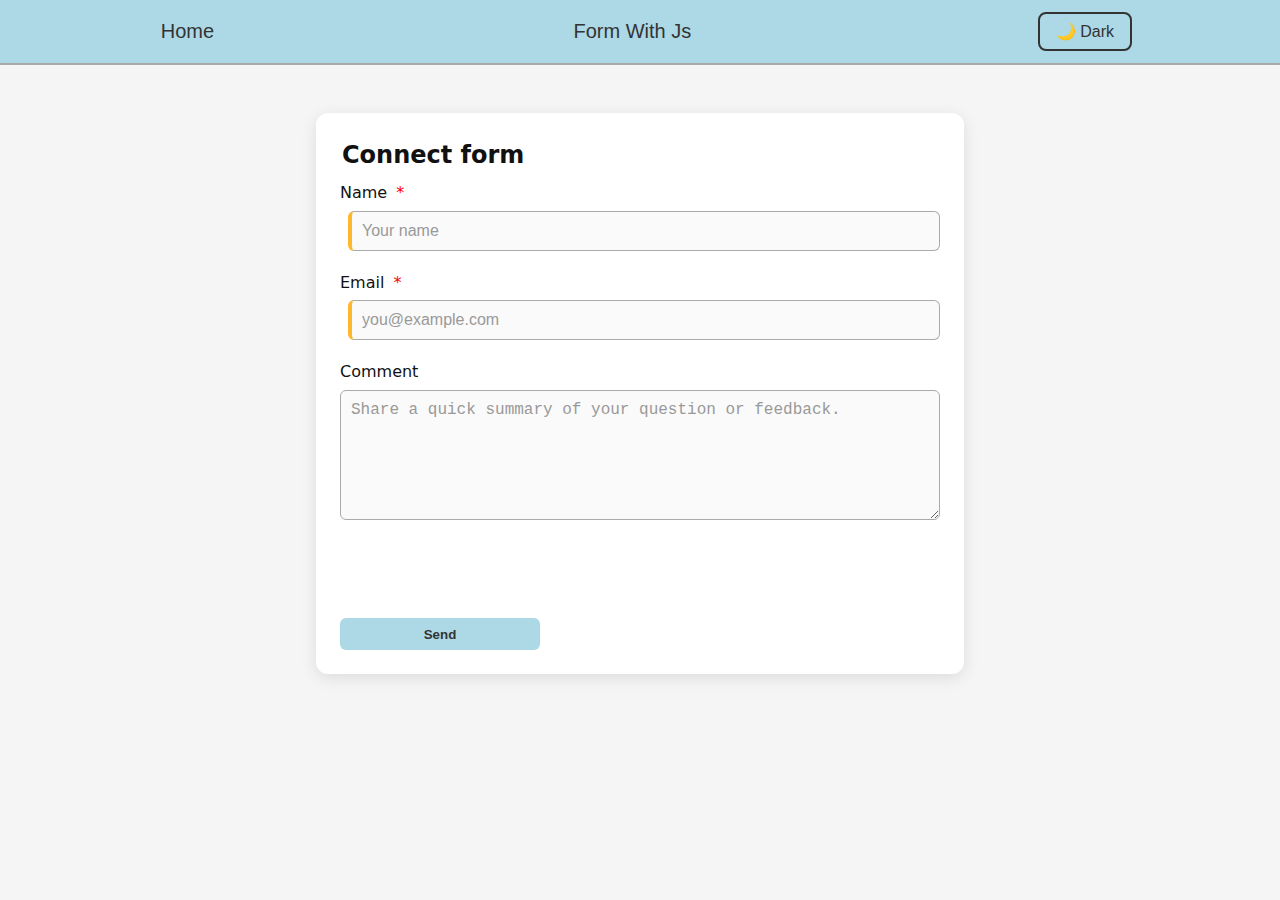
<file: form-no-js.html>
<!doctype html>
<html lang="en">
<head>
  <meta charset="utf-8">
  <meta name="viewport" content="width=device-width,initial-scale=1">
  <title>Form NO JS</title>
  <meta name="description" content="Form NO JS.">
  <link rel="icon" href="assets/img/siteicon.jpg" type="image/jpeg">
  <script src="scripts/theme.js"></script>
  <style>
    :root {
      color-scheme: light;
      font-family: system-ui, -apple-system, BlinkMacSystemFont, "Segoe UI", sans-serif;
      line-height: 1.5;
      --input-border-error: #b00020;
      --input-border-success: #0f8a01;
      --input-bg-success: #f0fff0;
      --input-required-color: #ffb82b;
      
      /* Light mode variables (default) */
      --bg-page: #f5f5f5;
      --bg-section: #ffffff;
      --bg-card: #fafafa;
      --text-primary: #111;
      --text-secondary: #666;
      --nav-bg: lightblue;
      --nav-text: #333;
      --nav-hover: #f0f0f0;
      --border-color: #aaa;
      --shadow-color: rgba(0, 0, 0, 0.1);
      --accent: lightblue;
      --placeholder-color: #999;
    }

    /* Dark mode variables */
    [data-theme="dark"] {
      --bg-page: #1a1a1a;
      --bg-section: #2a2a2a;
      --bg-card: #333333;
      --text-primary: rgba(255, 255, 255, 0.9);
      --text-secondary: rgba(255, 255, 255, 0.7);
      --nav-bg: #2a2a2a;
      --nav-text: rgba(255, 255, 255, 0.9);
      --nav-hover: rgba(255, 255, 255, 0.1);
      --border-color: rgba(255, 255, 255, 0.2);
      --shadow-color: rgba(0, 0, 0, 0.3);
      --accent: #4cc9f0;
      --placeholder-color: #acacac;
    }
    
 

    

    body {
      margin: 0;
      min-height: 100vh;
      display: flex;
      flex-direction: column;
      justify-content: flex-start;
      align-items: center;
      padding: 0;
      background: var(--bg-page);
      color: var(--text-primary);
    }

    header {
      width: 100%;
    }
    
    header nav {
      background-color: var(--nav-bg);
      border-bottom: 2px solid var(--border-color);
      position: sticky;
      top: 0;
      z-index: 10;
    }

    header .main-menu {
      display: flex;
      justify-content: space-between;
      align-items: center;
      list-style: none;
      padding: 0.75rem 1rem;
      max-width: 1000px;
      margin: auto;
    }

    header .main-menu li {
      margin: 0 0.5rem;
      font-size: 1.25rem;
      font-family: 'Bungee','Gill Sans', 'Gill Sans MT', Calibri, 'Trebuchet MS', sans-serif;
      font-weight: bold;
    }

    header nav a {
      text-decoration: none;
      color: var(--nav-text);
      font-weight: 500;
      padding: 0.4rem 0.8rem;
      border-radius: 8px;
      transition: all 0.2s ease-in-out;
    }

    header nav a:hover {
      background-color: var(--nav-hover);
    }
    
    header .theme-toggle-container {
      display: none; 
      align-items: center;
      margin-left: auto;
    }
    
    header .theme-toggle-container.js-enabled {
      display: flex;
    }
    
    header .theme-toggle {
      background: none;
      border: 2px solid var(--nav-text);
      color: var(--nav-text);
      padding: 0.5rem 1rem;
      border-radius: 8px;
      cursor: pointer;
      font-size: 1rem;
      font-weight: 500;
      transition: all 0.2s ease-in-out;
      font-family: 'Bungee','Gill Sans', 'Gill Sans MT', Calibri, 'Trebuchet MS', sans-serif;
    }
    
    header .theme-toggle:hover {
      background-color: var(--nav-hover);
    }
    
    header .theme-toggle:focus {
      outline: 3px solid var(--accent);
      outline-offset: 2px;
    }

    main {
      width: 100%;
      display: flex;
      justify-content: center;
      align-items: flex-start;
      padding: 48px 16px;
    }


    form.contact-form {
      width: 90%;
      max-width: 600px;
      background: var(--bg-section);
      padding: 24px;
      border-radius: 12px;
      box-shadow: 0 4px 16px var(--shadow-color);
      display: flex;
      flex-direction: column;
      gap: 1.25rem;
      & fieldset {
        border: none;
        padding: 0;
        margin: 0;
        display: flex;
        flex-direction: column;
        gap: 1.25rem;
        & legend {
          font-size: 1.5rem;
          font-weight: bold;
          margin-bottom: 0.5rem;
          color: var(--text-primary);
        }

        & span {
          display: flex;
          flex-direction: column;
          gap: 0.35rem;
          color: var(--text-primary);
        }

        & input,
        & textarea {
          padding: 10px;
          font-size: 1rem;
          border: 1px solid var(--border-color);
          border-radius: 6px;
          background: var(--bg-card);
          color: var(--text-primary);
        }

        & input:focus,
        & textarea:focus {
          outline: 3px solid var(--accent);
          border-color: var(--accent);
          background: var(--bg-card);
        }

        & input:optional,
        & textarea:optional {
          background: var(--bg-card);
        }

        & input:required {
          border-left: 4px solid var(--input-required-color); 
          margin-left: 8px;
        }

        & input::placeholder,
        & textarea::placeholder {
          color: var(--placeholder-color) ;
        }

        & span:has(input[required]) label::after {
          content: " *";
          color: red;
          margin-left: 4px;
        }

        & input:user-invalid:not(:placeholder-shown),
        & textarea:user-invalid:not(:placeholder-shown) {
          border-left: 4px solid var(--input-border-error) !important;
          margin-left: 8px;
          background: var(--bg-card);
        }

        & input:valid {
          border-color: var(--input-border-success) !important;
          background: var(--input-bg-success) !important;
        }

        
        & button { 
          height: 2rem;
          width: 200px;
          background: var(--accent);
          color: var(--nav-text);
          border: none;
          border-radius: 6px;
          cursor: pointer;
          font-weight: bold;
        }

        & button:hover {
          opacity: 0.9;
        }

        & output.error {
          color: var(--input-border-error);
          font-size: 0.95rem;
          min-height: 1.2rem; 
        }

        & output.info {
          color: var(--text-secondary);
          font-size: 0.95rem;
          min-height: 1.2rem;
        }

      }
    }
   

  </style>

</head>



<body>
  <header>
    <nav>
      <ul class="main-menu">
        <li><a href="index.html">Home</a></li>
        <li><a href="form-with-js.html">Form With Js</a></li>
        <li class="theme-toggle-container">
          <button id="theme-toggle" class="theme-toggle" type="button">🌙 Dark &nbsp</button>
        </li>
      </ul>
    </nav>
  </header>
  
  <main>
    <form class="contact-form"
        action="https://httpbin.org/post"
        method="POST"
        
        >
        <fieldset>
          <legend>Connect form</legend>

          <span> 
            <label for="name">Name</label>
            <input 
              type="text"
              id="name"
              name="name"
              placeholder="Your name"
              required
              pattern="[A-Za-z\s]+"
              minlength="2"
              maxlength="40"
            >
          </span>
        
          <span> 
            <label for="email">Email</label> 
            <input 
              type="email" 
              id="email" 
              name="email" 
              placeholder="you@example.com" 
              inputmode="email"
              autocomplete="email"
              minlength="6"
              maxlength="254"
              required>
          </span>
          
          <span>
            <label for="comment">Comment</label> 
            <textarea 
              id="comment" 
              name="comment" 
              rows="6" 
              placeholder="Share a quick summary of your question or feedback."
              minlength="15"
              maxlength="500"
              required></textarea>
          </span>
          

          <input type="hidden" name="possible_bot" value="true">

          <output class="error"></output>
          <output class="info"></output>

          <button >Send</button>
        </fieldset>
      </form>
  </main>
</body>
</html>
</file>
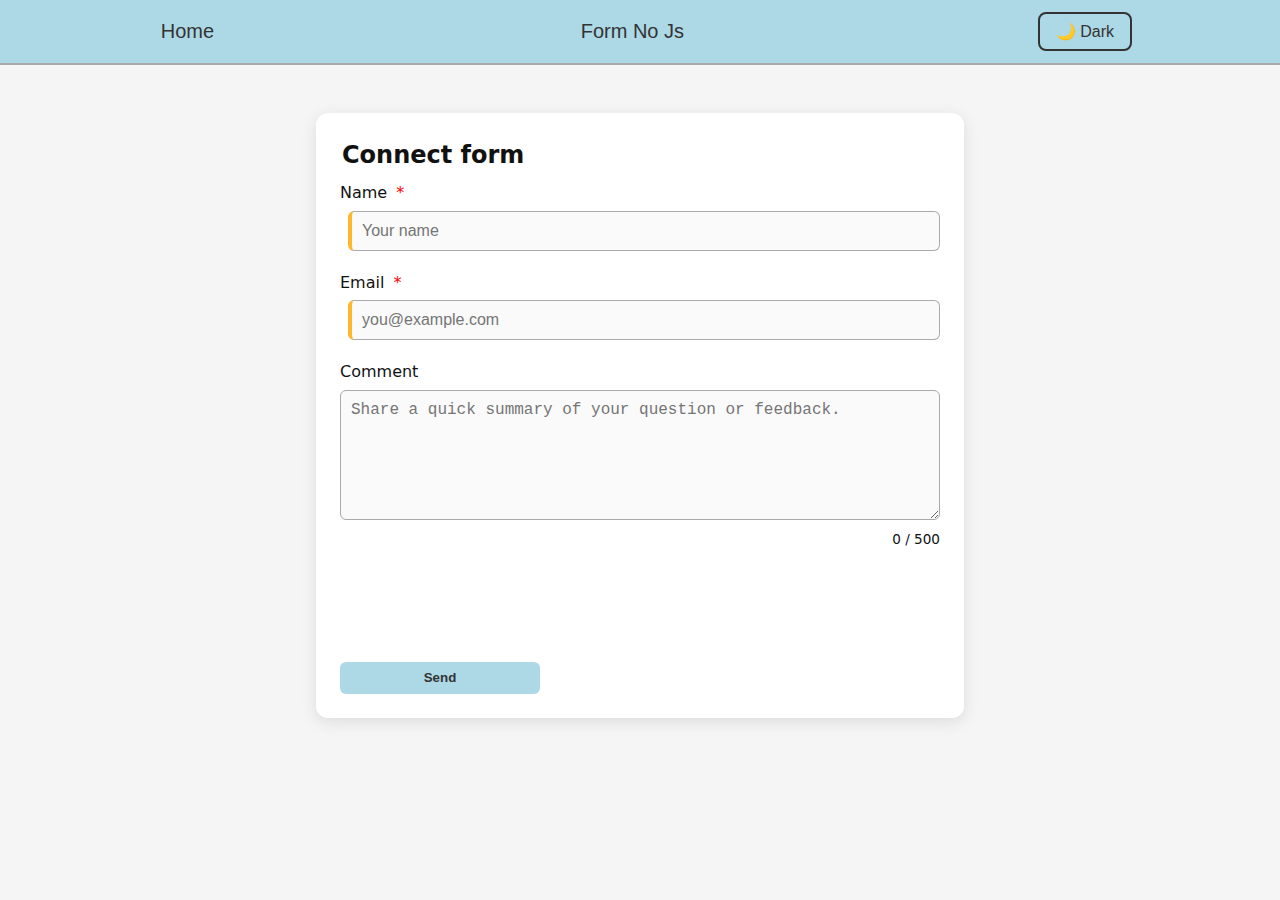
<file: form-with-js.html>
<!doctype html>
<html lang="en">
<head>
  <meta charset="utf-8">
  <meta name="viewport" content="width=device-width,initial-scale=1">
  <title>Form With JS</title>
  <meta name="description" content="Form With JS.">
  <link rel="icon" href="assets/img/siteicon.jpg" type="image/jpeg">
  <script src="scripts/theme.js"></script>

  <style>
    :root {
      color-scheme: light;
      font-family: system-ui, -apple-system, BlinkMacSystemFont, "Segoe UI", sans-serif;
      line-height: 1.5;
      --input-border-error: #b00020;
      --input-border-success: #0f8a01;
      --input-bg-success: #f0fff0;
      --input-required-color: #ffb82b;
      
      /* Light mode variables (default) */
      --bg-page: #f5f5f5;
      --bg-section: #ffffff;
      --bg-card: #fafafa;
      --text-primary: #111;
      --text-secondary: #666;
      --nav-bg: lightblue;
      --nav-text: #333;
      --nav-hover: #f0f0f0;
      --border-color: #aaa;
      --shadow-color: rgba(0, 0, 0, 0.1);
      --accent: lightblue;
    }

    /* Dark mode variables */
    [data-theme="dark"] {
      --bg-page: #1a1a1a;
      --bg-section: #2a2a2a;
      --bg-card: #333333;
      --text-primary: rgba(255, 255, 255, 0.9);
      --text-secondary: rgba(255, 255, 255, 0.7);
      --nav-bg: #2a2a2a;
      --nav-text: rgba(255, 255, 255, 0.9);
      --nav-hover: rgba(255, 255, 255, 0.1);
      --border-color: rgba(255, 255, 255, 0.2);
      --shadow-color: rgba(0, 0, 0, 0.3);
      --accent: #4cc9f0;
    }
    
 

    

    body {
      margin: 0;
      min-height: 100vh;
      display: flex;
      flex-direction: column;
      justify-content: flex-start;
      align-items: center;
      padding: 0;
      background: var(--bg-page);
      color: var(--text-primary);
    }

    header {
      width: 100%;
    }
    
    header nav {
      background-color: var(--nav-bg);
      border-bottom: 2px solid var(--border-color);
      position: sticky;
      top: 0;
      z-index: 10;
    }

    header .main-menu {
      display: flex;
      justify-content: space-between;
      align-items: center;
      list-style: none;
      padding: 0.75rem 1rem;
      max-width: 1000px;
      margin: auto;
    }

    header .main-menu li {
      margin: 0 0.5rem;
      font-size: 1.25rem;
      font-family: 'Bungee','Gill Sans', 'Gill Sans MT', Calibri, 'Trebuchet MS', sans-serif;
      font-weight: bold;
    }

    header nav a {
      text-decoration: none;
      color: var(--nav-text);
      font-weight: 500;
      padding: 0.4rem 0.8rem;
      border-radius: 8px;
      transition: all 0.2s ease-in-out;
    }

    header nav a:hover {
      background-color: var(--nav-hover);
    }
    
    header .theme-toggle-container {
      display: none; 
      align-items: center;
      margin-left: auto;
    }
    
    header .theme-toggle-container.js-enabled {
      display: flex;
    }
    
    header .theme-toggle {
      background: none;
      border: 2px solid var(--nav-text);
      color: var(--nav-text);
      padding: 0.5rem 1rem;
      border-radius: 8px;
      cursor: pointer;
      font-size: 1rem;
      font-weight: 500;
      transition: all 0.2s ease-in-out;
      font-family: 'Bungee','Gill Sans', 'Gill Sans MT', Calibri, 'Trebuchet MS', sans-serif;
    }
    
    header .theme-toggle:hover {
      background-color: var(--nav-hover);
    }
    
    header .theme-toggle:focus {
      outline: 3px solid var(--accent);
      outline-offset: 2px;
    }

    main {
      width: 100%;
      display: flex;
      justify-content: center;
      align-items: flex-start;
      padding: 48px 16px;
    }

    form.contact-form {
      width: 90%;
      max-width: 600px;
      background: var(--bg-section);
      padding: 24px;
      border-radius: 12px;
      box-shadow: 0 4px 16px var(--shadow-color);
      display: flex;
      flex-direction: column;
      gap: 1.25rem;
      & fieldset {
        border: none;
        padding: 0;
        margin: 0;
        display: flex;
        flex-direction: column;
        gap: 1.25rem;
        & legend {
          font-size: 1.5rem;
          font-weight: bold;
          margin-bottom: 0.5rem;
          color: var(--text-primary);
        }
        
        & label {
          color: var(--text-primary);
        }

        & span {
          display: flex;
          flex-direction: column;
          gap: 0.35rem;
        }

        & input,
        & textarea {
          padding: 10px;
          font-size: 1rem;
          border: 1px solid var(--border-color);
          border-radius: 6px;
          background: var(--bg-card);
          color: var(--text-primary);
        }

        & input:focus,
        & textarea:focus {
          outline: 3px solid var(--accent);
          border-color: var(--accent);
          background: var(--bg-card);
        }

        & input:optional,
        & textarea:optional {
          background: var(--bg-card);
        }

        & input:required {
          border-left: 4px solid var(--input-required-color); 
          margin-left: 8px;
        }

        & span:has(input[required]) label::after {
          content: " *";
          color: red;
          margin-left: 4px;
        }

        & input:user-invalid:not(:placeholder-shown),
        & textarea:user-invalid:not(:placeholder-shown) {
          border-left: 4px solid var(--input-border-error) !important;
          margin-left: 8px;
          background: var(--bg-card);
        }

        & input:valid {
          border-color: var(--input-border-success) !important;
          background: var(--input-bg-success) !important;
        }

        
        & button { 
          height: 2rem;
          width: 200px;
          background: var(--accent);
          color: var(--nav-text);
          border: none;
          border-radius: 6px;
          cursor: pointer;
          font-weight: bold;
        }

        & button:hover {
          opacity: 0.9;
        }

        & output.error {
          color: var(--input-border-error);
          font-size: 0.95rem;
          min-height: 1.2rem; 
        }

        & output.info {
          color: var(--text-secondary);
          font-size: 0.95rem;
          min-height: 1.2rem;
        }

        & .char-counter {
          font-size: 0.85rem;
          text-align: right;
          margin-top: 0.25rem;
        }

        & .char-counter.warning {
          color: #ff9800;
          font-weight: bold;
        }

        & .char-counter.error {
          color: #d00000;
          font-weight: bold;
        }

        & input.flash,
        & textarea.flash {
          animation: flash 0.5s ease-in-out infinite;
        }

        & output.fade-out {
          animation: fadeOut 3s ease-out forwards;
        }

      }
    }
    
    @keyframes flash {
      0%, 100% { background-color: var(--bg-card); }
      50% { background-color: var(--input-border-error); opacity: 0.3; }
    }

    @keyframes fadeOut {
      0% { opacity: 1; }
      70% { opacity: 1; }
      100% { opacity: 0; }
    }

  </style>
</head>

<body>
  <header>
    <nav>
      <ul class="main-menu">
        <li><a href="index.html">Home</a></li>
        <li><a href="form-no-js.html">Form No Js</a></li>
        <li class="theme-toggle-container">
          <button id="theme-toggle" class="theme-toggle" type="button">🌙 Dark &nbsp</button>
        </li>
      </ul>
    </nav>
  </header>
  
  <main>
  <form 
    id="contact-form"
    class="contact-form"
    action="https://httpbin.org/post"
    method="POST"
    >
    <fieldset>
      <legend>Connect form</legend>

      <span> 
        <label for="name">Name</label>
        <input 
          type="text"
          id="name"
          name="name"
          placeholder="Your name"
          required
          pattern="[A-Za-z\s]+"
          minlength="2"
          maxlength="40"
          novalidate
        >
      </span>
     
      <span> 
        <label for="email">Email</label> 
        <input 
          type="email" 
          id="email" 
          name="email" 
          placeholder="you@example.com" 
          inputmode="email"
          autocomplete="email"
          minlength="6"
          maxlength="254"
          novalidate
          required>
      </span>
      
      <span>
        <label for="comment">Comment</label> 
        <textarea 
          id="comment" 
          name="comment" 
          rows="6" 
          placeholder="Share a quick summary of your question or feedback."
          minlength="15"
          maxlength="500"
          ></textarea>
          <p id="char-counter" class="char-counter">0 / 500</p>
      </span>
      

      <input type="hidden" name="possible_bot" value="true">
      <input type="hidden" name="form-errors" id="form-errors-input">

      <output id="output-error" class="error"></output>
      <output id="output-info" class="info"></output>

      <button >Send</button>
    </fieldset>

  </form>
  </main>

  <script src="scripts/form.js"></script>
  
  <noscript>
    <p>Enable JavaScript for best experience. Form validation and theme switching require JavaScript.</p>
  </noscript>
</body>
</file>
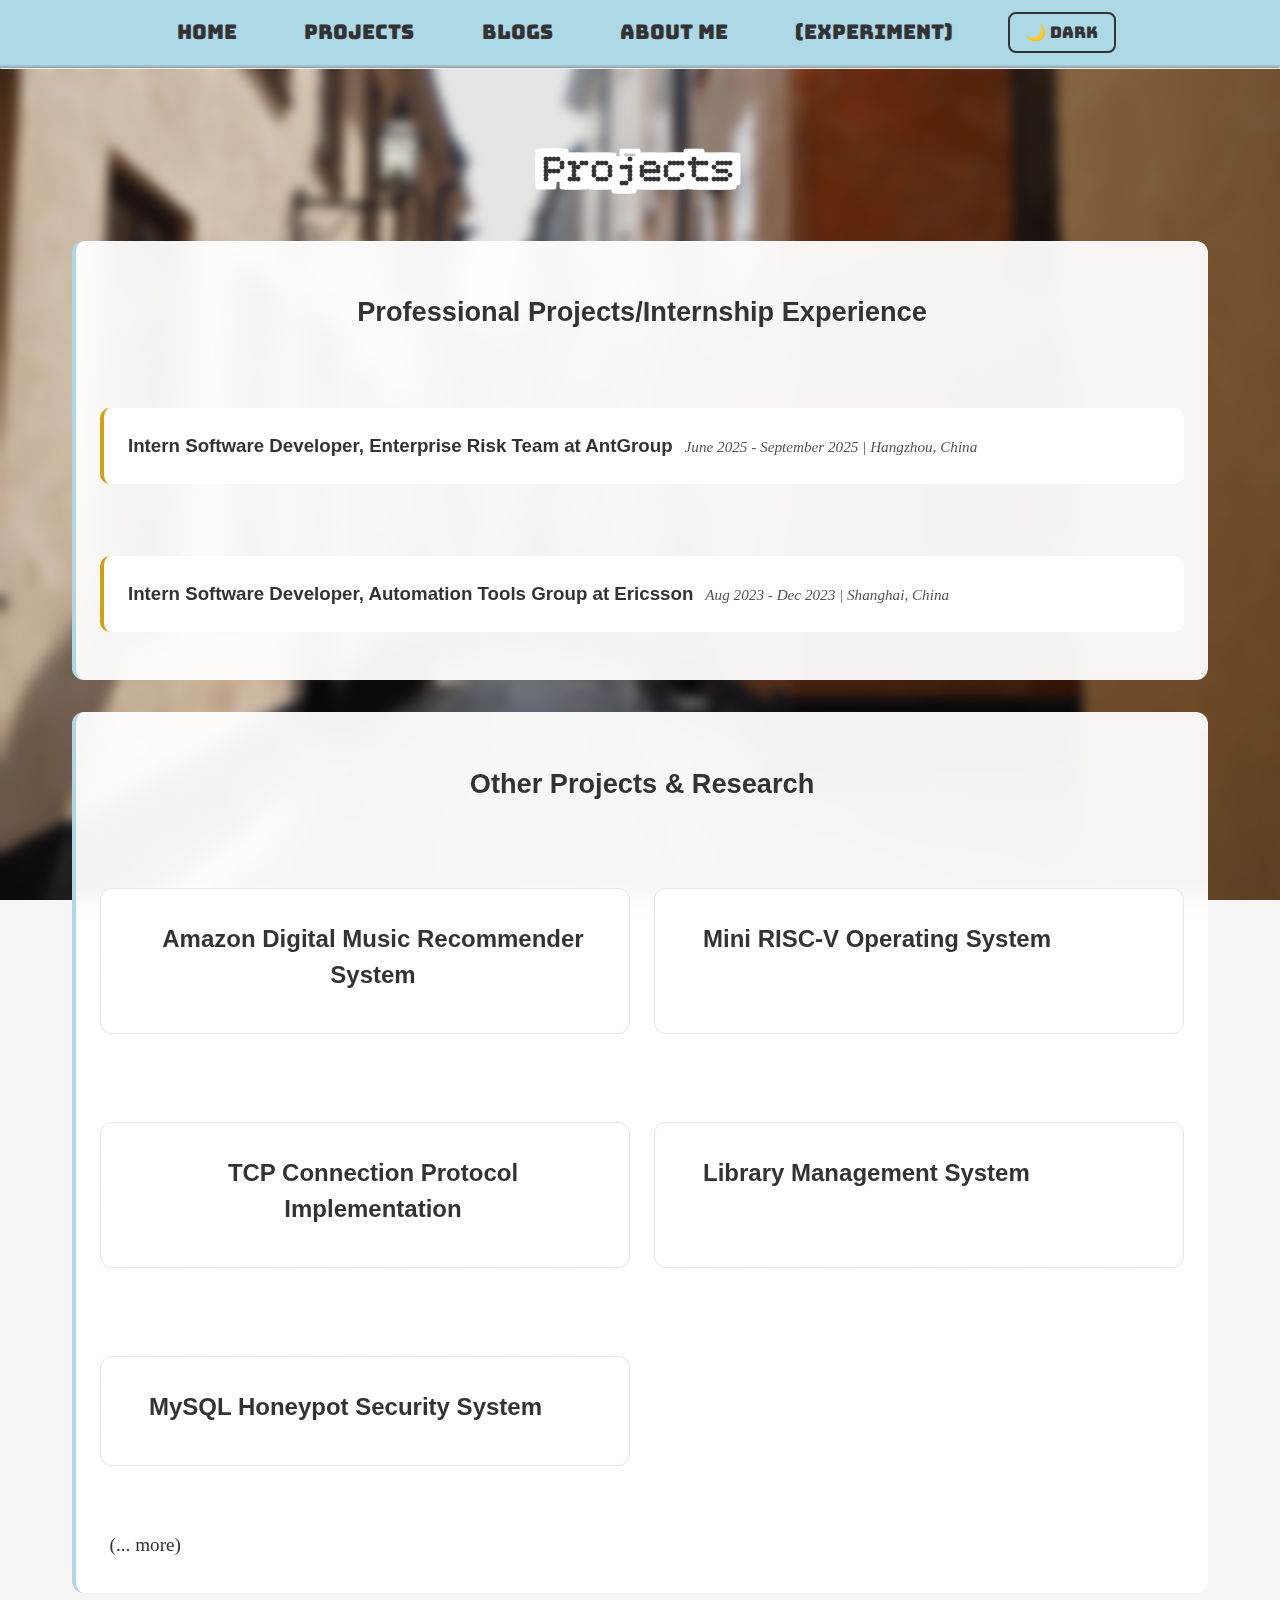
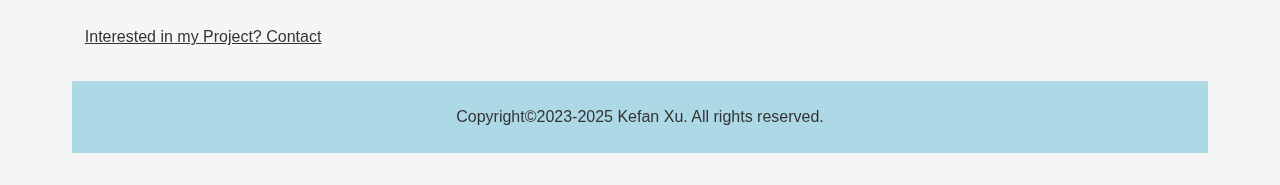
<file: projects.html>
<!doctype html>
<html lang="en">
<head>
  <meta charset="utf-8">
  <meta name="viewport" content="width=device-width,initial-scale=1">
  <meta name="view-transition" content="same-origin">
  <title>Portfolio - Projects</title>
  <meta name="description" content="Projects list.">
  <link rel="icon" href="assets/img/siteicon.jpg" type="image/jpeg">
  <link rel="stylesheet" href="css/style.css">
  <script src="scripts/theme.js"></script>
</head>
<body>
  <div class="view-transition-overlay" style="view-transition-name: transition-overlay;"></div>
  <header>
    <nav>
      <input type="checkbox" id="menu-toggle">
      <label for="menu-toggle" class="menu-icon">☰ Menu</label>
      <ul class="main-menu">
        <li><a href="index.html">Home</a></li>
        <li><a href="projects.html">Projects</a></li>
        <li><a href="blogs.html">Blogs</a></li>
        <li><a href="about.html">About me</a></li>
        <li><a href="experiments.html">(experiment)</a></li>
        <li class="theme-toggle-container">
          <button id="theme-toggle" class="theme-toggle" type="button">🌙 Dark</button>
        </li>
      </ul>
    </nav>
    <hr>
  </header>

  <main>
    <h1>Projects</h1>
    <section >
      <h2>Professional Projects/Internship Experience</h2>
      <details class="project-article">
        <summary>
          <h3>Intern Software Developer, Enterprise Risk Team at AntGroup</h3>
          <p><em>June 2025 - September 2025 | Hangzhou, China</em></p>
        </summary>
        <ul>
          <li>Developed a derivative metrics Agent based on Program of Thoughts prompt engineering, enabling large language models to generate executable Python scripts from natural language descriptions of data and derivative metrics, effectively improving the accuracy of custom metrics for enterprise query agents</li>
          <li>Extended the agent capability as a core module to build an enterprise risk metrics auto-generation management platform for 2B domain, implementing code persistence and effective reuse to enable efficient generation and usage of custom risk metrics, completing core system functionality, CRUD operations, and system architecture design, effectively reducing human and economic costs for user-defined metrics</li>
          <li>Deeply participated in enterprise service runtime architecture practices, utilizing Redis middleware to cache generated code files and transforming the overall pipeline to handle production-level concurrent responses</li>
          <li>Actively participated in data governance during development, effectively performing dirty data filtering and data quality management</li>
        </ul>
      </details>
      
      <details class="project-article">
        <summary>
          <h3>Intern Software Developer, Automation Tools Group at Ericsson</h3>
          <p><em>Aug 2023 - Dec 2023 | Shanghai, China</em></p>
        </summary>
        
        <ul>
          <li>Developed scalable Python-based automation tools for formula regression in AAT-LT (Automated Acceptance Test – Load Test) system using modular design and OOP principles</li>
          <li>Independently led data pipeline improvements for large-scale load testing, streamlining data ingestion and schema validation using Pandas/NumPy, reducing test time by 25%</li>
          <li>Contributed to design, development, and unit tests of the AAT-LT system, fixing 3 defects in the adapter component and improving system reliability</li>
          <li>Prepared prototype to integrate LitmusChaos into AAT-LT, developing expertise in cloud-native architectures and container orchestration, experimenting with Chaos engineering by introducing faults like node failures, pod terminations, and network disruptions</li>
        </ul>
      </details>
    </section>

    <section class="other-projects">
      <h2>Other Projects & Research</h2>
      <details class="project-card">
        <summary><h2>Amazon Digital Music Recommender System</h2></summary>
        <section>
          <p><strong>Course Project | Oct - Dec 2024</strong></p>
          <p>Built a comprehensive recommender system for Amazon Digital Music reviews using multiple machine learning approaches. Conducted extensive EDA on review data and implemented collaborative filtering, logistic regression, SVM, and deep learning models with PyTorch using TF-IDF for text feature extraction.</p>
          <ul>
            <li>Role: Full-stack ML Developer</li>
            <li>Tech: Python, PyTorch, Pandas, Matplotlib, TF-IDF</li>
            <li>Key Features: Collaborative filtering, deep learning models, text analysis</li>
          </ul>
        </section>
        <footer>Recommender Systems & Web Mining Course Project</footer>
      </details>

      <details class="project-card">
        <summary><h2>Mini RISC-V Operating System</h2></summary>
        <section>
          <p><strong>Course Project | Aug - Dec 2023</strong></p>
          <p>Implemented a complete operating system from scratch in C based on QEMU simulator. Features include context switching with trapping, priority process scheduling, virtual memory management with three-level page tables, dynamic memory allocation, user-state program loading and execution, and thread forking.</p>
          <ul>
            <li>Role: Systems Developer</li>
            <li>Tech: C, Assembly, Makefile, GDB, QEMU</li>
            <li>Key Features: Process scheduling, virtual memory, system calls</li>
          </ul>
        </section>
        <footer>Operating Systems Course Project</footer>
      </details>

      <details class="project-card">
        <summary><h2>TCP Connection Protocol Implementation</h2></summary>
        <section>
          <p><strong>Course Project | Oct - Dec 2022</strong></p>
          <p>Built a working TCP Connection Protocol with Sender and Receiver components in C++, achieving transmission speeds of 190 Mbit/s. Implemented message transmission mechanisms with functions for message waiting between network interfaces and routes.</p>
          <ul>
            <li>Role: Network Protocol Developer</li>
            <li>Tech: C++, Sponge Library</li>
            <li>Performance: 190 Mbit/s transmission speed</li>
          </ul>
        </section>
        <footer>Computer Networks Course Project</footer>
      </details>

      <details class="project-card">
        <summary><h2>Library Management System</h2></summary>
        <section>
          <p><strong>Course Project | Jun - Jul 2023</strong></p>
          <p>Developed a comprehensive library management system with both frontend and backend components using Python, PyQt5, and MySQL. Implemented layered architecture and modularization concepts with complete CRUD operations.</p>
          <ul>
            <li>Role: Full-stack Developer</li>
            <li>Tech: Python, PyQt5, MySQL, PyMySQL</li>
            <li>Architecture: Layered architecture, relational data model</li>
          </ul>
        </section>
        <footer>Database Systems Course Project</footer>
      </details>

      <details class="project-card">
        <summary><h2>MySQL Honeypot Security System</h2></summary>
        <section>
          <p><strong>Course Project | Jan - Feb 2023</strong></p>
          <p>Created and deployed a honeypot on MySQL server to detect, prevent, and defend against network threats by luring, monitoring, and analyzing attacker activities. Collected and analyzed data about different types of security attacks to simulate and optimize network security strategies.</p>
          <ul>
            <li>Role: Security Developer</li>
            <li>Tech: MySQL, Network Security</li>
            <li>Focus: Attack pattern analysis, threat detection</li>
          </ul>
        </section>
        <footer>Computer Networks Security Project</footer>
      </details>
      <p>(... more)</p>
    </section>

    <a href="about.html#contact">Interested in my Project? Contact</a>

    <footer><p>Copyright©2023-2025 Kefan Xu. All rights reserved.</p></footer>
  </main>
  
  <noscript>
    <p>Enable JavaScript for best experience. Theme switching requires JavaScript.</p>
  </noscript>
  <div class="transition-mask">
    <div class="mask-top"></div>
    <div class="mask-bottom"></div>
  </div>
</body>
</html>
</file>
<file: css/style.css>
* { margin: 0; padding: 0; box-sizing: border-box; }

@font-face {
    font-family: "Bungee";
    src: url("../fonts/Bungee/Bungee-Regular.ttf") format("truetype");
    font-display: swap;
}

@font-face { 
    font-family: "Bitcount";
    src: url("../fonts/Bitcount_Grid_Single/BitcountGridSingle-VariableFont_CRSV.ttf") format("truetype");
    font-display: swap;
}



@supports (height: 100dvh) {
    :root {
        --viewport-height: 100dvh;
        --viewport-width: 100dvw;
    }
}

@supports (color: color(display-p3 1 0 0)) {
    :root {
        /* display-p3 accent */
        --accent: color(display-p3 0.38 0.76 1);
        --accent-weak: color-mix(in oklab, var(--accent), white 85%);
        --accent-strong: color-mix(in oklab, var(--accent), black 20%);
    }
}



:root {
    line-height: 1.5;
    --input-border-error: #b00020;
    --input-border-success: #0f8a01;
    --input-bg-success: #f0fff0;
    --input-required-color: #ffb82b;
    --background-color: #e1f5fa;
    --background-blur: 6px;
    --header-footer-color: #d39e0f;
    --text-color:  rgba(255, 255, 255, 1);
    --viewport-height: 100vh;
    --viewport-width: 100vw;
    --accent: lightblue;
    
    /* Light mode variables (default) */
    --bg-page: #f5f5f5;
    --bg-section: rgba(255, 255, 255, 0.95);
    --bg-card: rgba(255, 255, 255, 0.9);
    --bg-overlay: rgba(0, 0, 0, 0.1);
    --text-primary: #333;
    --text-secondary: #666;
    --nav-bg: lightblue;
    --nav-text: #333;
    --nav-hover: #f0f0f0;
    --border-color: rgba(0, 0, 0, 0.1);
    --shadow-color: rgba(0, 0, 0, 0.1);
    --bg-image: url("../assets/img/dreamland_light.jpg");
}

h1 {
    text-shadow: 
        -8px -8px 0 rgb(255, 255, 255),
        -6px -8px 0 rgb(255, 255, 255),
        -4px -8px 0 rgb(255, 255, 255),
        -2px -8px 0 rgb(255, 255, 255),
        0 -8px 0 rgb(255, 255, 255),
        2px -8px 0 rgb(255, 255, 255),
        4px -8px 0 rgb(255, 255, 255),
        6px -8px 0 rgb(255, 255, 255),
        8px -8px 0 rgb(255, 255, 255),
        -8px -6px 0 rgb(255, 255, 255),
        8px -6px 0 rgb(255, 255, 255),
        -8px -4px 0 rgb(255, 255, 255),
        8px -4px 0 rgb(255, 255, 255),
        -8px -2px 0 rgb(255, 255, 255),
        8px -2px 0 rgb(255, 255, 255),
        -8px 0 0 rgb(255, 255, 255),
        8px 0 0 rgb(255, 255, 255),
        -8px 2px 0 rgb(255, 255, 255),
        8px 2px 0 rgb(255, 255, 255),
        -8px 4px 0 rgb(255, 255, 255),
        8px 4px 0 rgb(255, 255, 255),
        -8px 6px 0 rgb(255, 255, 255),
        8px 6px 0 rgb(255, 255, 255),
        -8px 8px 0 rgb(255, 255, 255),
        -6px 8px 0 rgb(255, 255, 255),
        -4px 8px 0 rgb(255, 255, 255),
        -2px 8px 0 rgb(255, 255, 255),
        0 8px 0 rgb(255, 255, 255),
        2px 8px 0 rgb(255, 255, 255),
        4px 8px 0 rgb(255, 255, 255),
        6px 8px 0 rgb(255, 255, 255),
        8px 8px 0 rgb(255, 255, 255);
}

/* Dark mode variables */
[data-theme="dark"] {
    --bg-page: #1a1a1a;
    --bg-section: rgba(255, 255, 255, 0.1);
    --bg-card: rgba(255, 255, 255, 0.08);
    --bg-overlay: rgba(0, 0, 0, 0.4);
    --text-primary: rgba(255, 255, 255, 1);
    --text-secondary: rgba(255, 255, 255, 0.8);
    --nav-bg: #2a2a2a;
    --nav-text: rgba(255, 255, 255, 0.9);
    --nav-hover: rgba(255, 255, 255, 0.1);
    --border-color: rgba(255, 255, 255, 0.2);
    --shadow-color: rgba(0, 0, 0, 0.3);
    --bg-image: url("../assets/img/dreamland_dark.jpg");
    --input-bg-success: rgba(15, 138, 1, 0.2);
}

[data-theme="dark"] h1 {
    text-shadow: none;
}

header{
    nav {
        background-color: var(--nav-bg);
        border-bottom: 2px solid var(--border-color);
        position: sticky;
        top: 0;
        z-index: 10;
    }

    .main-menu {
        display: flex;
        justify-content: space-between;
        align-items: center;
        list-style: none;
        padding: 0.75rem 1rem;
        max-width: 1000px;
        margin: auto;
    }
    
    .theme-toggle-container {
        display: none; /* Hidden by default, shown when JS loads */
        align-items: center;
        margin-left: auto;
    }
    
    .theme-toggle-container.js-enabled {
        display: flex;
    }
    
    .theme-toggle {
        background: none;
        border: 2px solid var(--nav-text);
        color: var(--nav-text);
        padding: 0.5rem 1rem;
        border-radius: 8px;
        cursor: pointer;
        font-size: 1rem;
        font-weight: 500;
        transition: all 0.2s ease-in-out;
        font-family: 'Bungee','Gill Sans', 'Gill Sans MT', Calibri, 'Trebuchet MS', sans-serif;
    }
    
    .theme-toggle:hover {
        background-color: var(--nav-hover);
    }
    
    .theme-toggle:focus {
        outline: 3px solid var(--accent);
        outline-offset: 2px;
    }

    .main-menu li {
        margin: 0 0.5rem;
        font-size: 1.25rem;
        font-family: 'Bungee','Gill Sans', 'Gill Sans MT', Calibri, 'Trebuchet MS', sans-serif;
        font-weight: bold;
    }

    nav a {
        text-decoration: none;
        color: var(--nav-text);
        font-weight: 500;
        padding: 0.4rem 0.8rem;
        border-radius: 8px;
        transition: all 0.2s ease-in-out;
    }

    nav a:hover {
        background-color: var(--nav-hover);
    }

    #menu-toggle {
        display: none;
    }

    .menu-icon {
        display: none;
        font-size: 20px;
        cursor: pointer;
    }

    @media (max-width: 768px) {
        .main-menu {
            flex-direction: column;
            display: none;
            align-items:flex-start;
            padding: 10px;
        }

        .main-menu li {
            margin: 0.5rem;
        }

        .menu-icon {
            padding: 1rem;
            display: block;
            color: var(--nav-text);
            align-items: flex-end;
            font-family:'Gill Sans', 'Gill Sans MT', Calibri, 'Trebuchet MS', sans-serif;
            font-size:  1.5em;
        }
        
        .theme-toggle-container.js-enabled {
            margin-top: 0.5rem;
            width: 100%;
        }
        
        .theme-toggle {
            width: 100%;
        }

        #menu-toggle:checked + .menu-icon + .main-menu {
            display: flex;
        }
    }

}



body {
    margin: 0;
    padding: 0;
    background-image: var(--bg-image); 
    background-size: cover;         
    background-position: center;    
    background-repeat: no-repeat;   
    background-attachment: fixed;   
    color: var(--text-primary);                   
    font-family: Arial, sans-serif;
    min-height: var(--viewport-height);
    background-color: var(--bg-page);
}

body::before {
    content: "";
    position: fixed; 
    inset: 0;
    background-color: var(--bg-overlay);
    backdrop-filter: blur(var(--background-blur));
    z-index: 0;  
}

body > * {
  position: relative;
  z-index: 1;
}

main {
    max-width: 1200px;
    margin: 0 auto;
    padding: 2rem;
    color: var(--text-primary);
    
    > h1 {
        font-family: "Bitcount", serif;
        font-size: 2.5em;
        font-weight: 500;
        text-align: center;
        margin: 1em;
    }

    nav a {
        text-decoration: none;
        color: #333;
        font-weight: 500;
        padding: 0.4rem 0.8rem;
        border-radius: 8px;
        transition: all 0.2s ease-in-out;
    }

    nav a:hover {
        background-color: #f0f0f0;
    }

    & a {
        font-family:Verdana, Geneva, Tahoma, sans-serif;
        text-decoration: underline;
        color: var(--text-primary);
        transition: all 0.2s ease-in-out;
        padding: 0.4rem 0.8rem;
        border-radius: 8px;
        &:hover {
            background-color: #39cbf7; 
            -webkit-box-shadow: 10px 10px 99px 6px rgba(76,201,240,1);
            -moz-box-shadow: 10px 10px 99px 6px rgba(76,201,240,1); 
            box-shadow: 10px 10px 99px 6px rgba(76,201,240,1);
        }
    }

    & section, & li, & span{
        border-left: 4px solid lightblue;
    }

    & section {
        display: grid;
        grid-template-columns: 1fr;
        gap: 1.5rem;
        margin: 2rem 0;
        padding: 1.5rem;
        background-color: var(--bg-section);
        backdrop-filter: blur(10px);
        border-radius: 12px;
        border-left: 4px solid lightblue;

        & h2 {
            font-family:'Trebuchet MS', 'Lucida Sans Unicode', 'Lucida Grande', 'Lucida Sans', Arial, sans-serif;
            text-align: center;
            font-size: 1.7rem;
            grid-column: 1 / -1;
            margin: 1em;
            color: var(--text-primary);
        }

        & h3 {
            font-family:'Trebuchet MS', 'Lucida Sans Unicode', 'Lucida Grande', 'Lucida Sans', Arial, sans-serif;
            text-align: left;
            grid-column: 1 / -1;
            margin: 1em;
            color: var(--text-primary);
        }

        & p {
            font-family: 'Times New Roman', serif;
            text-align: left;
            font-size: 1.2rem;
            grid-column: 1 / -1;
            margin: 0.5em;
            & span {
                display: inline-flex;
                align-items: center;
                gap: 0.1rem;
                padding: 0.1rem 1rem;
                background-color: var(--bg-card);
                border-radius: 6px;
            }
        }

        & * li{
            text-align: left;
            grid-column: 1 / -1;
            margin: 0.25em;
        }

    }
    
}

/* blog article styles */
article.blog-article {
    display: flex;
    gap: 1.5rem;
    align-items: flex-start;
    padding: 1rem;
    background-color: var(--bg-card);
    backdrop-filter: blur(10px);
    border-radius: 8px;
    margin-bottom: 1rem;
    & > .blog-img {
        width: 200px;
        height: 200px;
        min-width: 200px;
        object-fit: cover;
        border-radius: 8px;
        flex-shrink: 0;
    }
    & > .blog-content {
        flex: 1;
        display: flex;
        flex-direction: column;
        gap: 0.5rem;
        & h2 {
            font-size: 1.25rem;
            font-weight: bold;
            text-align: left;
            grid-column: unset;
            margin: 0;
            padding: 0;
            line-height: 1.2;
            color: var(--text-primary);
        }
    }
    & > .blog-content p {
        margin: 0;
        grid-column: unset;
        padding: 0;
    }
}

/* skill article styles */
article.skill-article {
    padding: 1.5rem;
    margin: 1rem 0;
    background-color: var(--bg-card);
    backdrop-filter: blur(8px);
    border-radius: 10px;
    border-left: 4px solid lightblue;
    transition: transform 0.2s ease, box-shadow 0.2s ease;
    & > h3 {
        margin-bottom: 1rem;
        color: var(--text-primary);
        font-size: 1.4rem;
    }
    & > p {
        display: flex;
        flex-wrap: wrap;
        gap: 0.75rem;
        margin: 0;
    }
}

article.skill-article:hover {
    transform: translateY(-2px);
    box-shadow: 0 4px 12px rgba(76, 201, 240, 0.3);
}

/* project article styles */
.project-article {
    padding: 1.5rem;
    margin: 1.5rem 0;
    background-color: var(--bg-card);
    backdrop-filter: blur(8px);
    border-radius: 10px;
    border-left: 4px solid #d39e0f;
    transition: transform 0.2s ease, box-shadow 0.2s ease;
    & > p {
        padding-left: 1em;
        margin: 0.75rem 0;
        line-height: 1.7;
    }
}

.project-article:hover {
    transform: translateX(5px);
    box-shadow: 0 4px 12px rgba(211, 158, 15, 0.3);
}

/* details/summary behavior for project-article */
details.project-article {
    position: relative;
}

details.project-article > summary {
    display: flex;
    align-items: baseline;
    gap: 0.75rem;
    flex-wrap: wrap;
    cursor: pointer;
    list-style: none;
}

details.project-article > summary::-webkit-details-marker {
    display: none;
}

details.project-article > summary h3 {
    margin: 0;
}

details.project-article > summary p {
    margin: 0;
    font-size: 0.95rem;
    opacity: 0.85;
    text-align: right;
}

details.project-article[open] {
    box-shadow: 0 4px 12px color-mix(in oklab, var(--header-footer-color), transparent 70%);
}

/* project card styles */
.project-card {
    padding: 2rem 2rem 2rem calc(2rem + 1em);
    margin: 2rem 0;
    background: linear-gradient(135deg, var(--bg-section) 0%, var(--bg-card) 100%);
    backdrop-filter: blur(10px);
    border-radius: 12px;
    border: 1px solid var(--border-color);
    transition: all 0.3s ease;
    > section > p {
        padding-left: 1em;
        margin: 0.25rem 0;
    }
}

.project-card:hover {
    transform: translateY(-4px);
    box-shadow: 0 8px 24px color-mix(in oklab, var(--accent), transparent 60%);
    border-color: var(--accent);
}

/* details/summary behavior for project-card */
details.project-card {
    position: relative;
}

details.project-card > summary {
    display: flex;
    align-items: center;
    cursor: pointer;
    list-style: none;
}

details.project-card > summary::-webkit-details-marker {
    display: none;
}

details.project-card > summary h2 {
    font-size: 1.5rem;
    margin: 0 0 0.5rem 0;
}

details.project-card[open] {
    box-shadow: 0 8px 24px rgba(76, 201, 240, 0.4);
    border-color: rgba(76, 201, 240, 0.5);
}

/* two-column layout only for Other Projects & Research section */
.other-projects {
    grid-template-columns: repeat(2, minmax(0, 1fr));
    position: relative;
}

/* when a project-card is open, span full row and push siblings down */
.other-projects > .project-card[open] {
    grid-column: 1 / -1;
}

/* New :has() selectors (progressive enhancement) */
.other-projects:has(> .project-card[open]) {
    /* subtle section emphasis when any card is open */
    border-left-color: color-mix(in oklab, var(--accent), white 30%);
}

details.project-article:has(> summary:hover) {
    border-left-color: color-mix(in oklab, var(--header-footer-color), white 20%);
}

/* rainbow animated border around .other-projects when any card is open */
.other-projects::before {
    content: "";
    position: absolute;
    inset: -6px;
    border-radius: 16px;
    padding: 6px; /* border thickness */
    background: linear-gradient(90deg,
        #ff0048,
        #ff7a00,
        #ffd400,
        #3bd600,
        #00e1ff,
        #0066ff,
        #7a00ff,
        #ff00c8,
        #ff0048
    );
    background-size: 200% 100%;
    background-position: 0% 0;
    -webkit-mask: linear-gradient(#000 0 0) content-box, linear-gradient(#000 0 0);
    mask: linear-gradient(#000 0 0) content-box, linear-gradient(#000 0 0);
    -webkit-mask-composite: xor;
            mask-composite: exclude;
    pointer-events: none;
    opacity: 0;
    transition: opacity 0.2s ease-in-out;
    z-index: 0;
}

.other-projects:has(> .project-card[open])::before {
    opacity: 1;
    animation: rainbow-slide 4s linear infinite;
}

@keyframes rainbow-slide {
    0% { background-position: 0% 0; }
    100% { background-position: 200% 0; }
}

.intro-motto {
    display: grid;
    grid-template-columns: 160px 1fr 180px;
    gap: 1.5rem;
    align-items: center;
}

.intro-avatar {
    width: 160px;
}

.intro-avatar img {
    width: 160px;
    height: 160px;
    object-fit: cover;
    border-radius: 50%;
    border: 3px solid rgba(255, 255, 255, 0.6);
    box-shadow: 0 6px 18px rgba(0,0,0,0.35);
}

.intro-sideimg img {
    width: 100%;
    height: auto;
    border-radius: 10px;
    box-shadow: 0 6px 18px rgba(0,0,0,0.35);
}

.intro-bubble {
    position: relative;
    padding: 1rem 1.25rem;
    background-color: var(--bg-card);
    border: 1px solid var(--border-color);
    border-radius: 12px;
    backdrop-filter: blur(8px);
}


/* footer styles */
article footer {
    margin-top: 1rem;
    padding-top: 1rem;
    border-top: 1px solid var(--border-color);
    font-style: italic;
    opacity: 0.8;
    text-align: right;
    color: var(--text-secondary);
}

@media (max-width: 768px) {
    .intro-motto {
        grid-template-columns: 1fr;
    }
    .intro-bubble::after {
        left: 16px;
        top: -10px;
        border-right: 10px solid transparent;
        border-left: 10px solid transparent;
        border-bottom: 10px solid rgba(255, 255, 255, 0.25);
    }

    & article.blog-article {
        flex-direction: column;
    }

    & article.blog-article .blog-img {
        width: 100%;
        height: auto;
        aspect-ratio: 1;
        min-width: unset;
    }

    article.skill-article,
    .project-article,
    .project-card {
        padding: 1rem 1rem 1rem calc(1rem + 1em);
        margin: 1rem 0;
    }
    
    .project-card summary h2 {
        font-size: 1.3rem;
    }

    /* responsive: fallback to single column in Other Projects & Research */
    .other-projects {
        grid-template-columns: 1fr;
    }
}


section ol, section ul {
    display: flex;
    flex-direction: column;
    gap: 1rem;
}
section ul li, section ol li {
    padding: 1rem;
    background-color: var(--bg-card);
    border-radius: 8px;
} 

.need-ruby{
    font-size: 1.5rem;
    line-height: 2.2rem;
    ruby-align: center;       
    ruby-position: over;       
    text-align: center;       
    font-family: "Noto Serif JP", "Hiragino Mincho ProN", serif;
}   

body > main > footer {
    background-color: var(--nav-bg);
    color: var(--nav-text);
    padding: 1.5rem;
    margin-top: 2rem;
    display: flex;
    flex-direction: column;
    align-items: center;
    gap: 0.5rem;
    text-align: center;
}

form.contact-form {
    width: 90%;
    max-width: 600px;
    background: var(--bg-section);
    padding: 24px;
    border-radius: 12px;
    box-shadow: 0 4px 16px var(--shadow-color);
    display: flex;
    flex-direction: column;
    gap: 1.25rem;
    & span {
        border-left: none !important;
        margin-left: 0 !important;
    }
    & fieldset {
      border: none;
      padding: 0;
      margin: 0;
      display: flex;
      flex-direction: column;
      gap: 1.25rem;
      & legend {
        font-size: 1.5rem;
        font-weight: bold;
        margin-bottom: 0.5rem;
        color: var(--text-primary);
      }
      
      & label {
        color: var(--text-primary);
      }

      & span {
        display: flex;
        flex-direction: column;
        gap: 0.35rem;
        border-left: none !important;
        margin-left: 0 !important;
        padding: 0 !important;
        background-color: transparent !important;
        border-radius: 0 !important;
      }

      & input,
      & textarea {
        padding: 10px;
        font-size: 1rem;
        border: 1px solid var(--border-color);
        border-radius: 6px;
        background: var(--bg-card);
        color: var(--text-primary);
      }

      & input:focus,
      & textarea:focus {
        outline: 3px solid var(--accent);
        border-color: var(--accent);
        background: var(--bg-card);
      }

      & input:optional,
      & textarea:optional {
        background: var(--bg-card);
      }

      & input:required {
        border-left: 4px solid var(--input-required-color); 
        margin-left: 8px;
      }

      & span:has(input[required]) label::after {
        content: " *";
        color: var(--input-border-error);
        margin-left: 4px;
      }

      & input:user-invalid:not(:placeholder-shown),
      & textarea:user-invalid:not(:placeholder-shown) {
        border-left: 4px solid var(--input-border-error) !important;
        margin-left: 8px;
        background: var(--bg-card);
      }

      & input:valid {
        border-color: var(--input-border-success) !important;
        background: var(--input-bg-success) !important;
      }

      
      & button { 
        height: 2rem;
        width: 200px;
        background: var(--accent);
        color: var(--text-primary);
        border: 2px solid var(--accent);
        border-radius: 6px;
        cursor: pointer;
        font-weight: bold;
        transition: all 0.2s ease-in-out;
      }

      & button:hover {
        background: var(--accent-strong);
        border-color: var(--accent-strong);
        opacity: 0.9;
      }

      & button:focus {
        outline: 3px solid var(--accent);
        outline-offset: 2px;
      }

      & output.error {
        color: var(--input-border-error);
        font-size: 0.95rem;
        min-height: 1.2rem; 
      }

      & output.info {
        color: var(--text-secondary);
        font-size: 0.95rem;
        min-height: 1.2rem;
      }

      & .char-counter {
        font-size: 0.85rem;
        text-align: right;
        margin-top: 0.25rem;
        color: var(--text-secondary);
      }

      & .char-counter.warning {
        color: var(--input-required-color);
        font-weight: bold;
      }

      & .char-counter.error {
        color: var(--input-border-error);
        font-weight: bold;
      }

      & input.flash,
      & textarea.flash {
        animation: flash 0.5s ease-in-out infinite;
      }

      & output.fade-out {
        animation: fadeOut 3s ease-out forwards;
      }

    }
  }
  
  @keyframes flash {
    0%, 100% { 
      background-color: var(--bg-card); 
      border-color: var(--border-color);
    }
    50% { 
      background-color: var(--input-border-error); 
      border-color: var(--input-border-error);
      opacity: 0.3; 
    }
  }

  @keyframes fadeOut {
    0% { opacity: 1; }
    70% { opacity: 1; }
    100% { opacity: 0; }
  }

@view-transition {
    navigation: auto;
}

html {
    view-transition-name: root;
}

.view-transition-overlay {
    position: fixed;
    inset: 0;
    background-image: var(--bg-image);
    background-size: cover;
    background-position: center;
    background-repeat: no-repeat;
    background-attachment: fixed;
    z-index: -10;
    pointer-events: none;
}

::view-transition-group(root) {
    background-image: var(--bg-image);
    background-size: cover;
    background-position: center;
    background-repeat: no-repeat;
}

::view-transition-group(transition-overlay) {
    z-index: -10;
    animation: none;
    clip-path: none !important;
}

::view-transition-old(transition-overlay),
::view-transition-new(transition-overlay) {
    animation: none;
    clip-path: none !important;
}

@keyframes move-out {
  from {
    clip-path: inset(0 0 0 0);
  }

  to {
    clip-path: inset(50% 0 50% 0);
  }
}

@keyframes move-in {
  from {
    clip-path: inset(50% 0 50% 0);
  }

  to {
    clip-path: inset(0 0 0 0);
  }
}


::view-transition-old(root) {
  animation: 0.75s ease-in both move-out;
}

::view-transition-new(root) {
  animation: 0.75s ease-in 0.75s both move-in;
}
</file>
